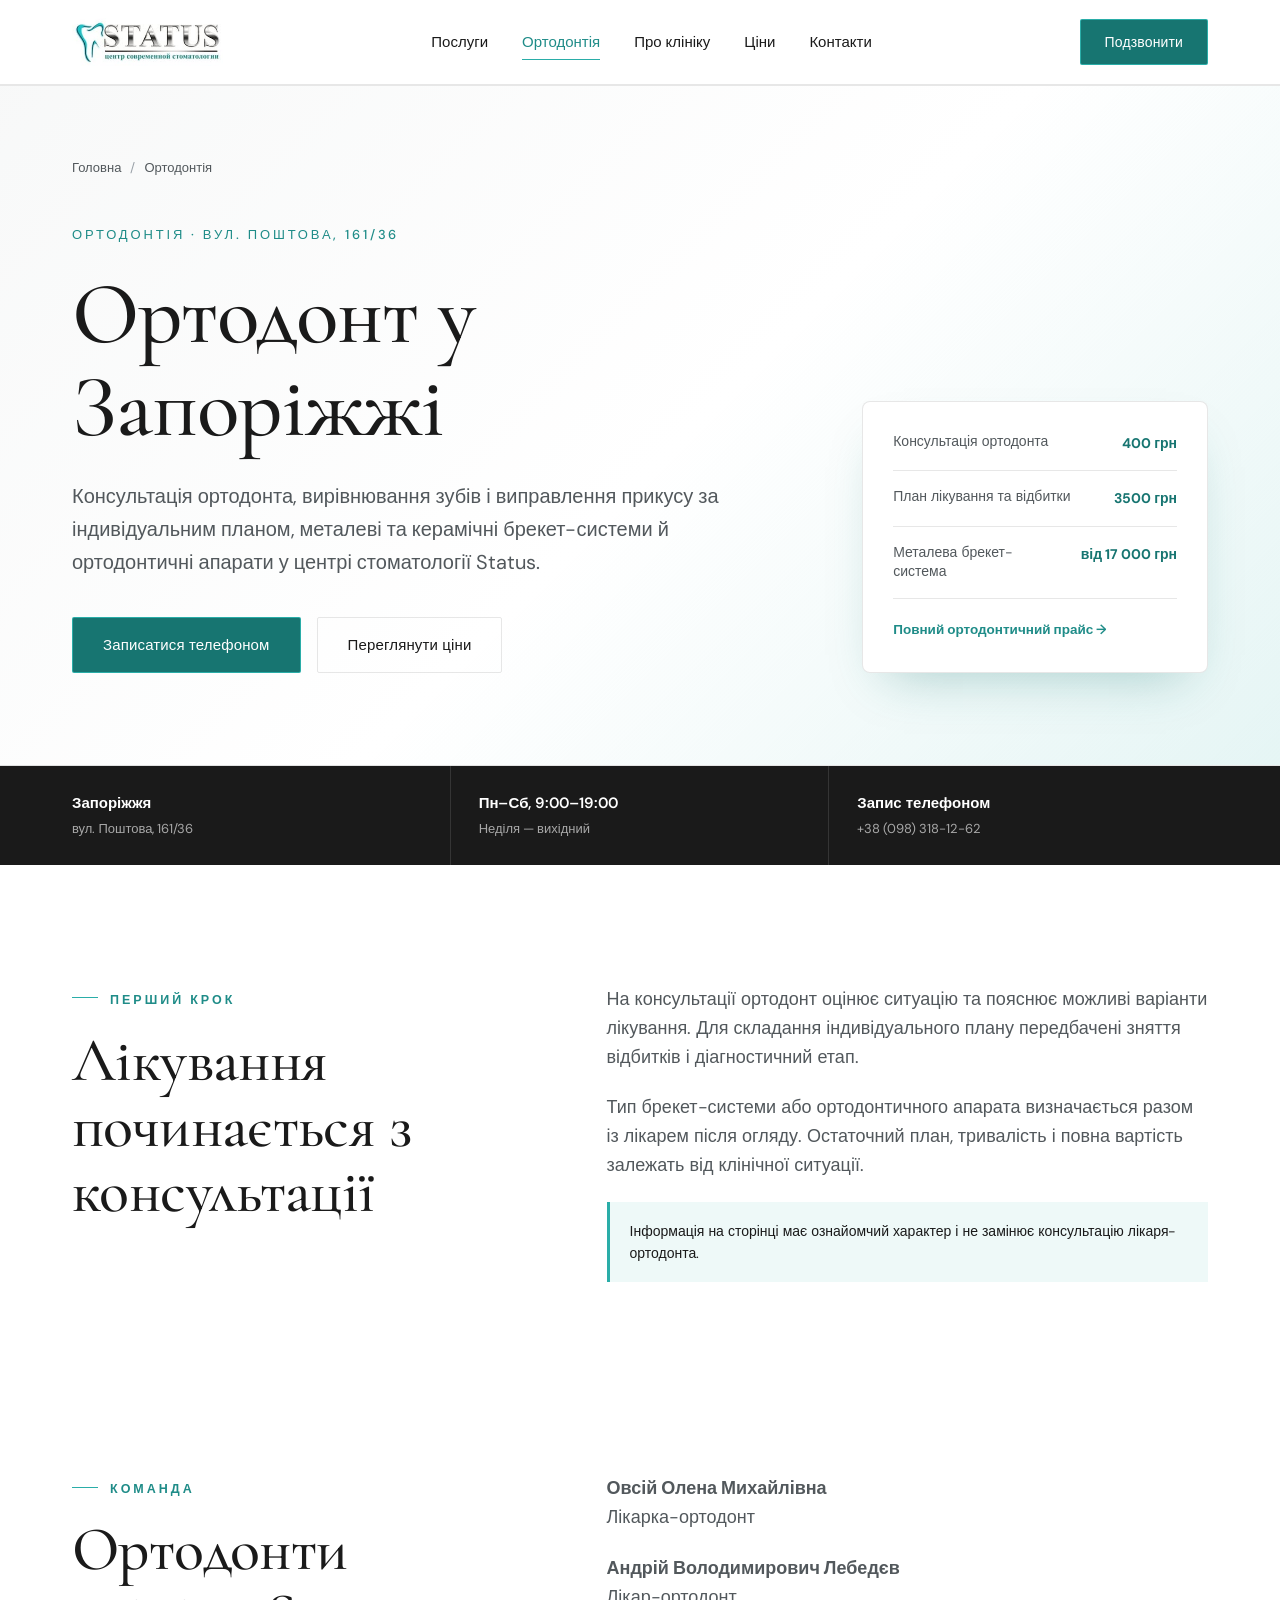
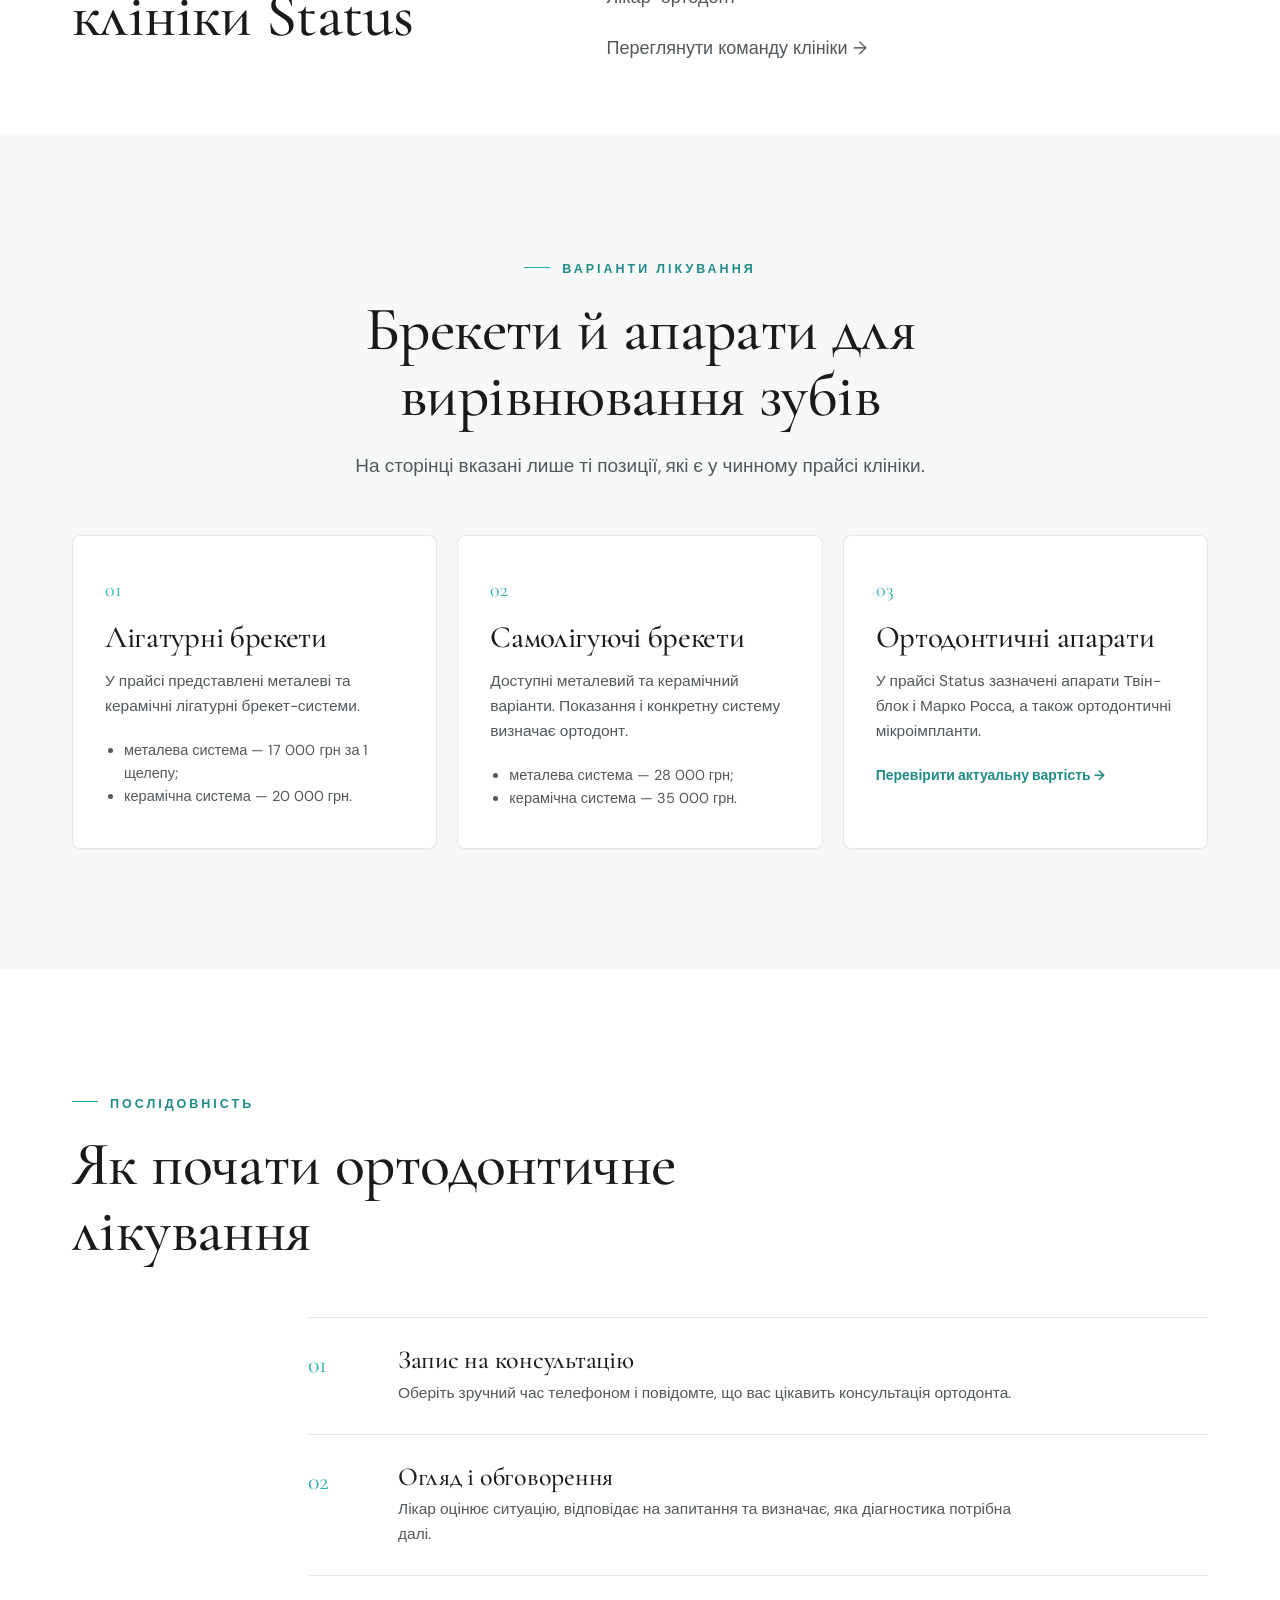
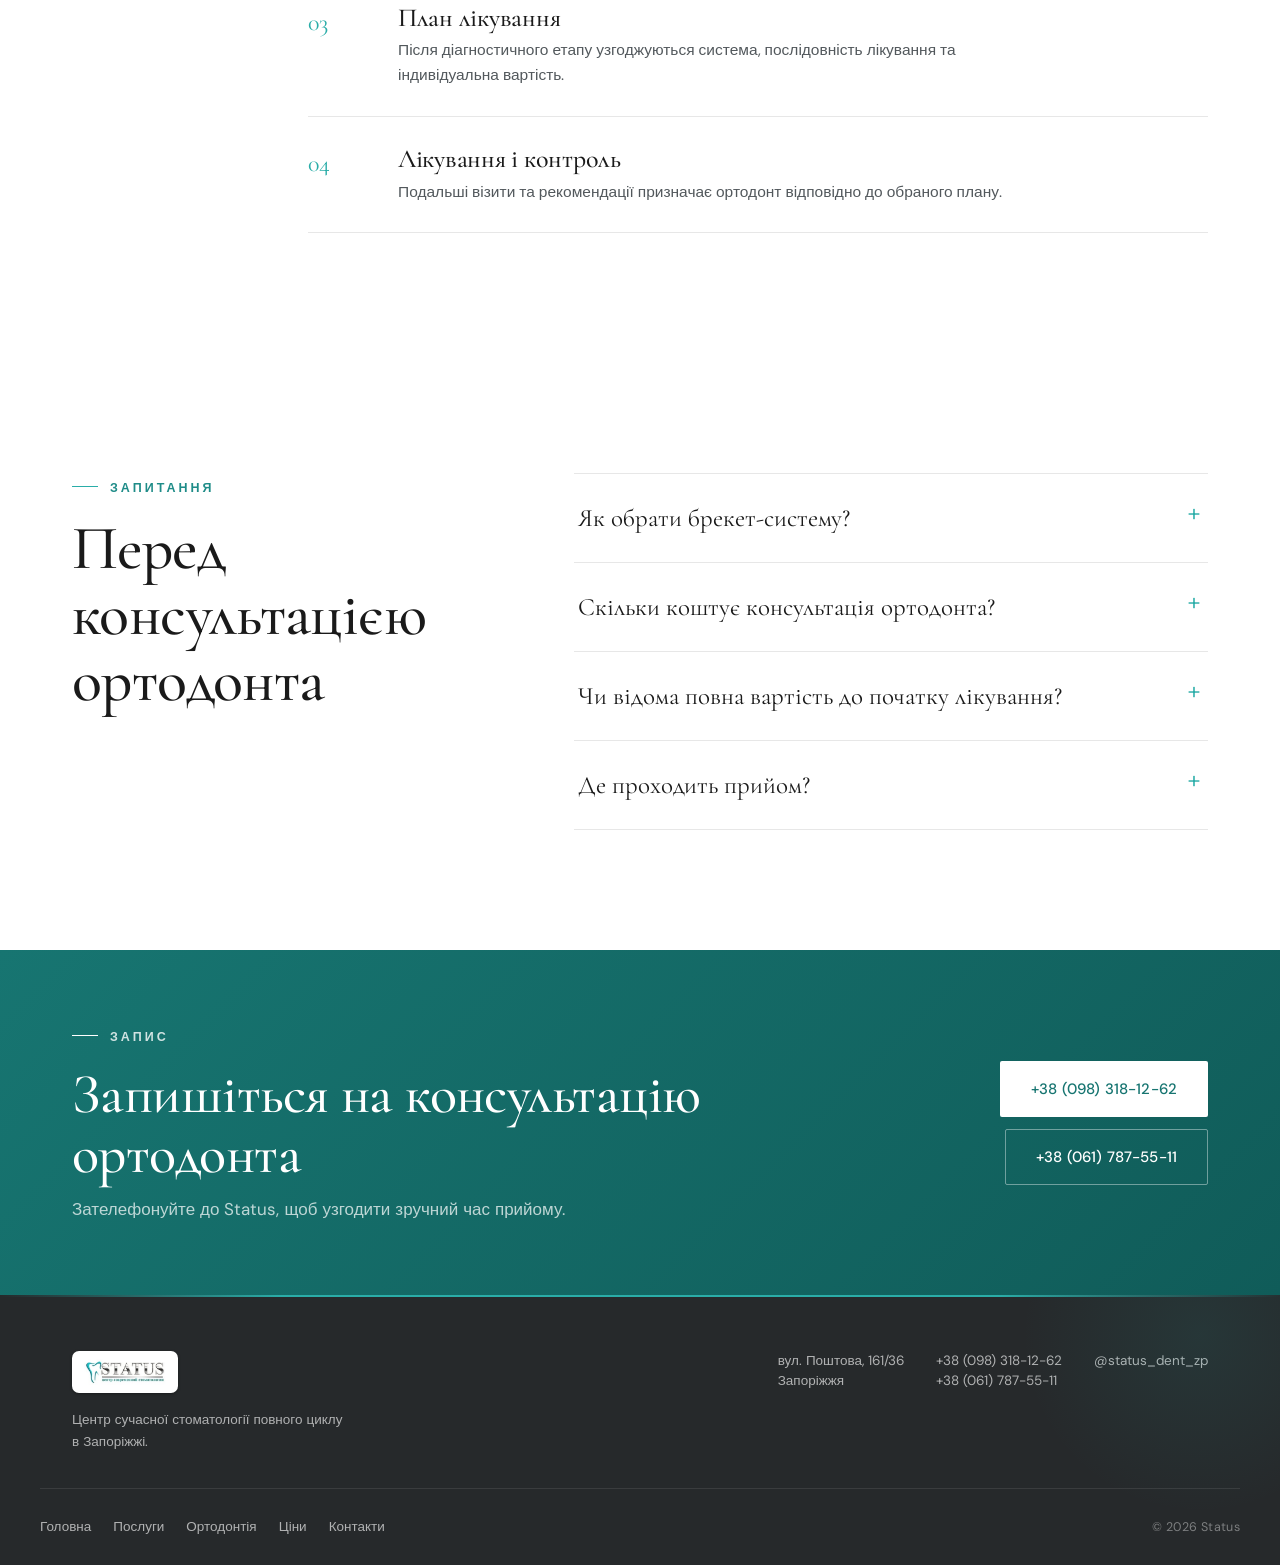
<file: ortodontiya.html>
<!DOCTYPE html>
<html lang="uk">
<head>
<meta charset="UTF-8">
<meta name="viewport" content="width=device-width, initial-scale=1.0">
<title>Ортодонт у Запоріжжі: брекети й вирівнювання зубів | Status</title>
<meta name="description" content="Ортодонт у клініці Status у Запоріжжі: консультація, вирівнювання зубів, брекети, виправлення прикусу, опубліковані ціни та запис телефоном.">
<meta name="robots" content="index,follow,max-image-preview:large,max-snippet:-1">
<link rel="canonical" href="https://status-dent.zp.ua/ortodontiya.html">
<meta name="theme-color" content="#177571">
<meta property="og:type" content="website">
<meta property="og:locale" content="uk_UA">
<meta property="og:site_name" content="Status">
<meta property="og:title" content="Ортодонт у Запоріжжі — Status">
<meta property="og:description" content="Консультація ортодонта, вирівнювання зубів, брекети та виправлення прикусу у Запоріжжі.">
<meta property="og:url" content="https://status-dent.zp.ua/ortodontiya.html">
<meta property="og:image" content="https://res.cloudinary.com/djntd8got/image/upload/c_fill,g_auto,f_auto,q_auto,w_1200,h_630/status/about/about-1.jpg">
<meta property="og:image:width" content="1200">
<meta property="og:image:height" content="630">
<meta property="og:image:alt" content="Кабінет стоматології Status у Запоріжжі">
<meta name="twitter:card" content="summary_large_image">
<link rel="preconnect" href="https://fonts.googleapis.com">
<link rel="preconnect" href="https://fonts.gstatic.com" crossorigin>
<link href="https://fonts.googleapis.com/css2?family=Cormorant+Garamond:ital,wght@0,300;0,400;0,500;0,600;1,400&family=DM+Sans:opsz,wght@9..40,300;9..40,400;9..40,500;9..40,700&display=swap" rel="stylesheet">
<link rel="icon" type="image/png" sizes="32x32" href="favicon-32.png">
<link rel="icon" type="image/png" sizes="16x16" href="favicon-16.png">
<link rel="apple-touch-icon" href="apple-touch-icon.png">
<link rel="stylesheet" href="status.css?v=12">
<script type="application/ld+json">
{
  "@context": "https://schema.org",
  "@type": "Service",
  "@id": "https://status-dent.zp.ua/ortodontiya.html#service",
  "name": "Ортодонтичне лікування у Запоріжжі",
  "url": "https://status-dent.zp.ua/ortodontiya.html",
  "serviceType": "Ортодонтія, вирівнювання зубів, виправлення прикусу та встановлення брекет-систем",
  "areaServed": {
    "@type": "City",
    "name": "Запоріжжя"
  },
  "provider": {
    "@type": "Dentist",
    "@id": "https://status-dent.zp.ua/#dentist",
    "name": "Status",
    "telephone": "+380983181262",
    "address": {
      "@type": "PostalAddress",
      "streetAddress": "вул. Поштова, 161/36",
      "addressLocality": "Запоріжжя",
      "addressRegion": "Запорізька область",
      "addressCountry": "UA"
    }
  }
}
</script>
<script type="application/ld+json">
{
  "@context": "https://schema.org",
  "@type": "BreadcrumbList",
  "itemListElement": [
    {
      "@type": "ListItem",
      "position": 1,
      "name": "Головна",
      "item": "https://status-dent.zp.ua/"
    },
    {
      "@type": "ListItem",
      "position": 2,
      "name": "Ортодонтія",
      "item": "https://status-dent.zp.ua/ortodontiya.html"
    }
  ]
}
</script>
</head>
<body>

<header class="nav" id="nav">
  <div class="wrap nav-inner">
    <a href="./" class="brand" aria-label="Status — головна сторінка">
      <img src="status-logo.png" alt="Status — центр сучасної стоматології" class="brand-logo" width="284" height="90">
    </a>
    <nav class="nav-links" aria-label="Головна навігація">
      <a href="./#services">Послуги</a>
      <a href="ortodontiya.html" aria-current="page">Ортодонтія</a>
      <a href="./#about">Про клініку</a>
      <a href="price.html">Ціни</a>
      <a href="./#contact-info">Контакти</a>
    </nav>
    <a href="tel:+380983181262" class="btn btn-fill nav-cta">Подзвонити</a>
    <button class="nav-burger" id="nav-burger" aria-label="Меню" aria-controls="nav-mobile" aria-expanded="false">
      <span></span><span></span><span></span>
    </button>
  </div>
  <div class="nav-mobile" id="nav-mobile" aria-hidden="true" inert>
    <a href="./#services">Послуги</a>
    <a href="ortodontiya.html" aria-current="page">Ортодонтія</a>
    <a href="./#about">Про клініку</a>
    <a href="price.html">Ціни</a>
    <a href="./#contact-info">Контакти</a>
    <a href="tel:+380983181262" class="btn btn-fill">Подзвонити до клініки</a>
  </div>
</header>

<main id="top">
  <section class="service-hero">
    <div class="wrap">
      <nav class="breadcrumbs" aria-label="Навігаційний ланцюжок">
        <a href="./">Головна</a><span aria-hidden="true">/</span><span aria-current="page">Ортодонтія</span>
      </nav>
      <div class="service-hero-grid">
        <div class="service-hero-copy">
          <p class="eyebrow">Ортодонтія · вул. Поштова, 161/36</p>
          <h1>Ортодонт у Запоріжжі</h1>
          <p class="service-intro">Консультація ортодонта, вирівнювання зубів і виправлення прикусу за індивідуальним планом, металеві та керамічні брекет-системи й ортодонтичні апарати у центрі стоматології Status.</p>
          <div class="hero-actions">
            <a href="tel:+380983181262" class="btn btn-fill">Записатися телефоном</a>
            <a href="price.html#ortodontiya" class="btn btn-ghost">Переглянути ціни</a>
          </div>
        </div>
        <aside class="service-summary" aria-label="Коротко про послугу">
          <div><span>Консультація ортодонта</span><strong>400 грн</strong></div>
          <div><span>План лікування та відбитки</span><strong>3500 грн</strong></div>
          <div><span>Металева брекет-система</span><strong>від 17 000 грн</strong></div>
          <a href="price.html#ortodontiya">Повний ортодонтичний прайс →</a>
        </aside>
      </div>
    </div>
  </section>

  <section class="service-trust" aria-label="Основна інформація">
    <div class="wrap service-trust-grid">
      <div><strong>Запоріжжя</strong><span>вул. Поштова, 161/36</span></div>
      <div><strong>Пн–Сб, 9:00–19:00</strong><span>Неділя — вихідний</span></div>
      <div><strong>Запис телефоном</strong><span>+38 (098) 318-12-62</span></div>
    </div>
  </section>

  <section class="section service-overview" id="consultation">
    <div class="wrap service-two-col">
      <div>
        <span class="sec-kicker">Перший крок</span>
        <h2 class="sec-title">Лікування починається з консультації</h2>
      </div>
      <div class="service-prose">
        <p>На консультації ортодонт оцінює ситуацію та пояснює можливі варіанти лікування. Для складання індивідуального плану передбачені зняття відбитків і діагностичний етап.</p>
        <p>Тип брекет-системи або ортодонтичного апарата визначається разом із лікарем після огляду. Остаточний план, тривалість і повна вартість залежать від клінічної ситуації.</p>
        <div class="medical-note">Інформація на сторінці має ознайомчий характер і не замінює консультацію лікаря-ортодонта.</div>
      </div>
    </div>
  </section>

  <section class="section service-overview ortho-team" aria-labelledby="orthodontists-title">
    <div class="wrap service-two-col">
      <div>
        <span class="sec-kicker">Команда</span>
        <h2 class="sec-title" id="orthodontists-title">Ортодонти клініки Status</h2>
      </div>
      <div class="service-prose">
        <p><strong>Овсій Олена Михайлівна</strong><br>Лікарка-ортодонт</p>
        <p><strong>Андрій Володимирович Лебедєв</strong><br>Лікар-ортодонт</p>
        <a href="./#team">Переглянути команду клініки →</a>
      </div>
    </div>
  </section>

  <section class="section treatment-options" id="options">
    <div class="wrap">
      <div class="sec-head center">
        <span class="sec-kicker">Варіанти лікування</span>
        <h2 class="sec-title">Брекети й апарати для вирівнювання зубів</h2>
        <p class="sec-lede">На сторінці вказані лише ті позиції, які є у чинному прайсі клініки.</p>
      </div>
      <div class="treatment-grid">
        <article class="treatment-card">
          <span class="treatment-num">01</span>
          <h3>Лігатурні брекети</h3>
          <p>У прайсі представлені металеві та керамічні лігатурні брекет-системи.</p>
          <ul>
            <li>металева система — 17 000 грн за 1 щелепу;</li>
            <li>керамічна система — 20 000 грн.</li>
          </ul>
        </article>
        <article class="treatment-card">
          <span class="treatment-num">02</span>
          <h3>Самолігуючі брекети</h3>
          <p>Доступні металевий та керамічний варіанти. Показання і конкретну систему визначає ортодонт.</p>
          <ul>
            <li>металева система — 28 000 грн;</li>
            <li>керамічна система — 35 000 грн.</li>
          </ul>
        </article>
        <article class="treatment-card">
          <span class="treatment-num">03</span>
          <h3>Ортодонтичні апарати</h3>
          <p>У прайсі Status зазначені апарати Твін-блок і Марко Росса, а також ортодонтичні мікроімпланти.</p>
          <a href="price.html#ortodontiya">Перевірити актуальну вартість →</a>
        </article>
      </div>
    </div>
  </section>

  <section class="section treatment-steps" id="steps">
    <div class="wrap">
      <div class="sec-head">
        <span class="sec-kicker">Послідовність</span>
        <h2 class="sec-title">Як почати ортодонтичне лікування</h2>
      </div>
      <ol class="steps-list">
        <li><span>01</span><div><h3>Запис на консультацію</h3><p>Оберіть зручний час телефоном і повідомте, що вас цікавить консультація ортодонта.</p></div></li>
        <li><span>02</span><div><h3>Огляд і обговорення</h3><p>Лікар оцінює ситуацію, відповідає на запитання та визначає, яка діагностика потрібна далі.</p></div></li>
        <li><span>03</span><div><h3>План лікування</h3><p>Після діагностичного етапу узгоджуються система, послідовність лікування та індивідуальна вартість.</p></div></li>
        <li><span>04</span><div><h3>Лікування і контроль</h3><p>Подальші візити та рекомендації призначає ортодонт відповідно до обраного плану.</p></div></li>
      </ol>
    </div>
  </section>

  <section class="section faq-section" id="faq">
    <div class="wrap faq-layout">
      <div>
        <span class="sec-kicker">Запитання</span>
        <h2 class="sec-title">Перед консультацією ортодонта</h2>
      </div>
      <div class="faq-list">
        <details>
          <summary>Як обрати брекет-систему?</summary>
          <p>Металеву, керамічну, лігатурну або самолігуючу систему варто обирати після огляду й діагностики. Ортодонт пояснить, які варіанти підходять саме для вашого плану лікування.</p>
        </details>
        <details>
          <summary>Скільки коштує консультація ортодонта?</summary>
          <p>У чинному прайсі Status консультація лікаря-ортодонта коштує 400 грн. Зняття відбитків і складання плану лікування — 3500 грн.</p>
        </details>
        <details>
          <summary>Чи відома повна вартість до початку лікування?</summary>
          <p>Точна вартість залежить від діагностики, обраної системи й індивідуального плану. Актуальні ціни на основні позиції відкрито опубліковані у прайсі.</p>
        </details>
        <details>
          <summary>Де проходить прийом?</summary>
          <p>Центр Status знаходиться у Запоріжжі за адресою: вул. Поштова, 161/36. Графік: понеділок–субота, 9:00–19:00; неділя — вихідний.</p>
        </details>
      </div>
    </div>
  </section>

  <section class="service-cta">
    <div class="wrap service-cta-inner">
      <div>
        <span class="sec-kicker light">Запис</span>
        <h2>Запишіться на консультацію ортодонта</h2>
        <p>Зателефонуйте до Status, щоб узгодити зручний час прийому.</p>
      </div>
      <div class="service-cta-actions">
        <a href="tel:+380983181262" class="btn btn-fill">+38 (098) 318-12-62</a>
        <a href="tel:+380617875511" class="btn btn-ghost">+38 (061) 787-55-11</a>
      </div>
    </div>
  </section>
</main>

<footer class="footer">
  <div class="wrap footer-top">
    <div class="footer-brand-col">
      <a href="./" class="brand brand-foot" aria-label="Status — головна сторінка">
        <span class="brand-logo-chip"><img src="status-logo.png" alt="Status — центр сучасної стоматології" width="284" height="90"></span>
      </a>
      <p class="footer-tagline">Центр сучасної стоматології повного циклу в Запоріжжі.</p>
    </div>
    <div class="footer-contact">
      <div class="footer-contact-item"><span>вул. Поштова, 161/36<br>Запоріжжя</span></div>
      <div class="footer-contact-item"><span><a href="tel:+380983181262">+38 (098) 318-12-62</a><br><a href="tel:+380617875511">+38 (061) 787-55-11</a></span></div>
      <div class="footer-contact-item"><span><a href="https://instagram.com/status_dent_zp" target="_blank" rel="noopener">@status_dent_zp</a></span></div>
    </div>
  </div>
  <div class="wrap footer-mini">
    <nav class="footer-links" aria-label="Footer">
      <a href="./">Головна</a>
      <a href="./#services">Послуги</a>
      <a href="ortodontiya.html">Ортодонтія</a>
      <a href="price.html">Ціни</a>
      <a href="./#contact-info">Контакти</a>
    </nav>
    <span class="footer-copy">© 2026 Status</span>
  </div>
</footer>

<a class="mobile-call-bar" href="tel:+380983181262" aria-label="Подзвонити до Status за номером +38 098 318 12 62">Подзвонити до Status</a>

<script type="module" src="conversion-tracking.js?v=1"></script>
<script src="status.js?v=10"></script>
</body>
</html>
</file>
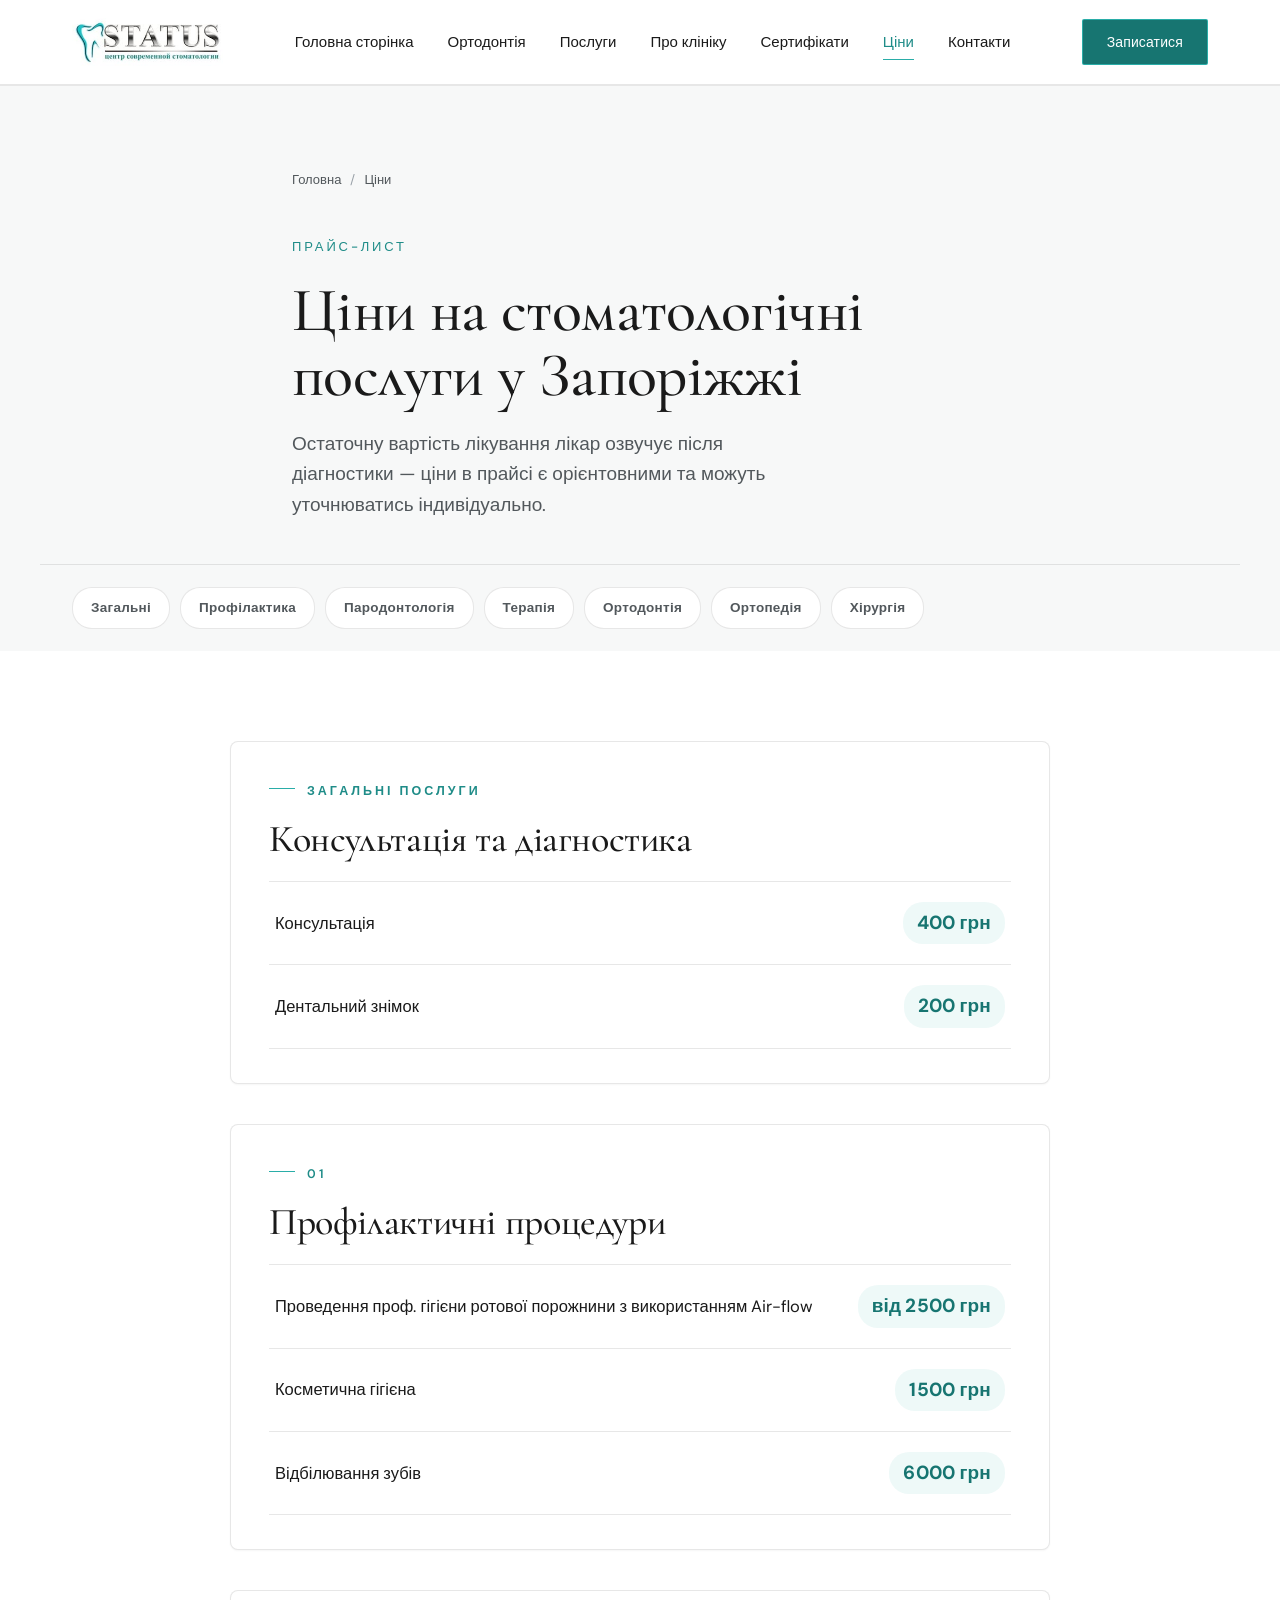
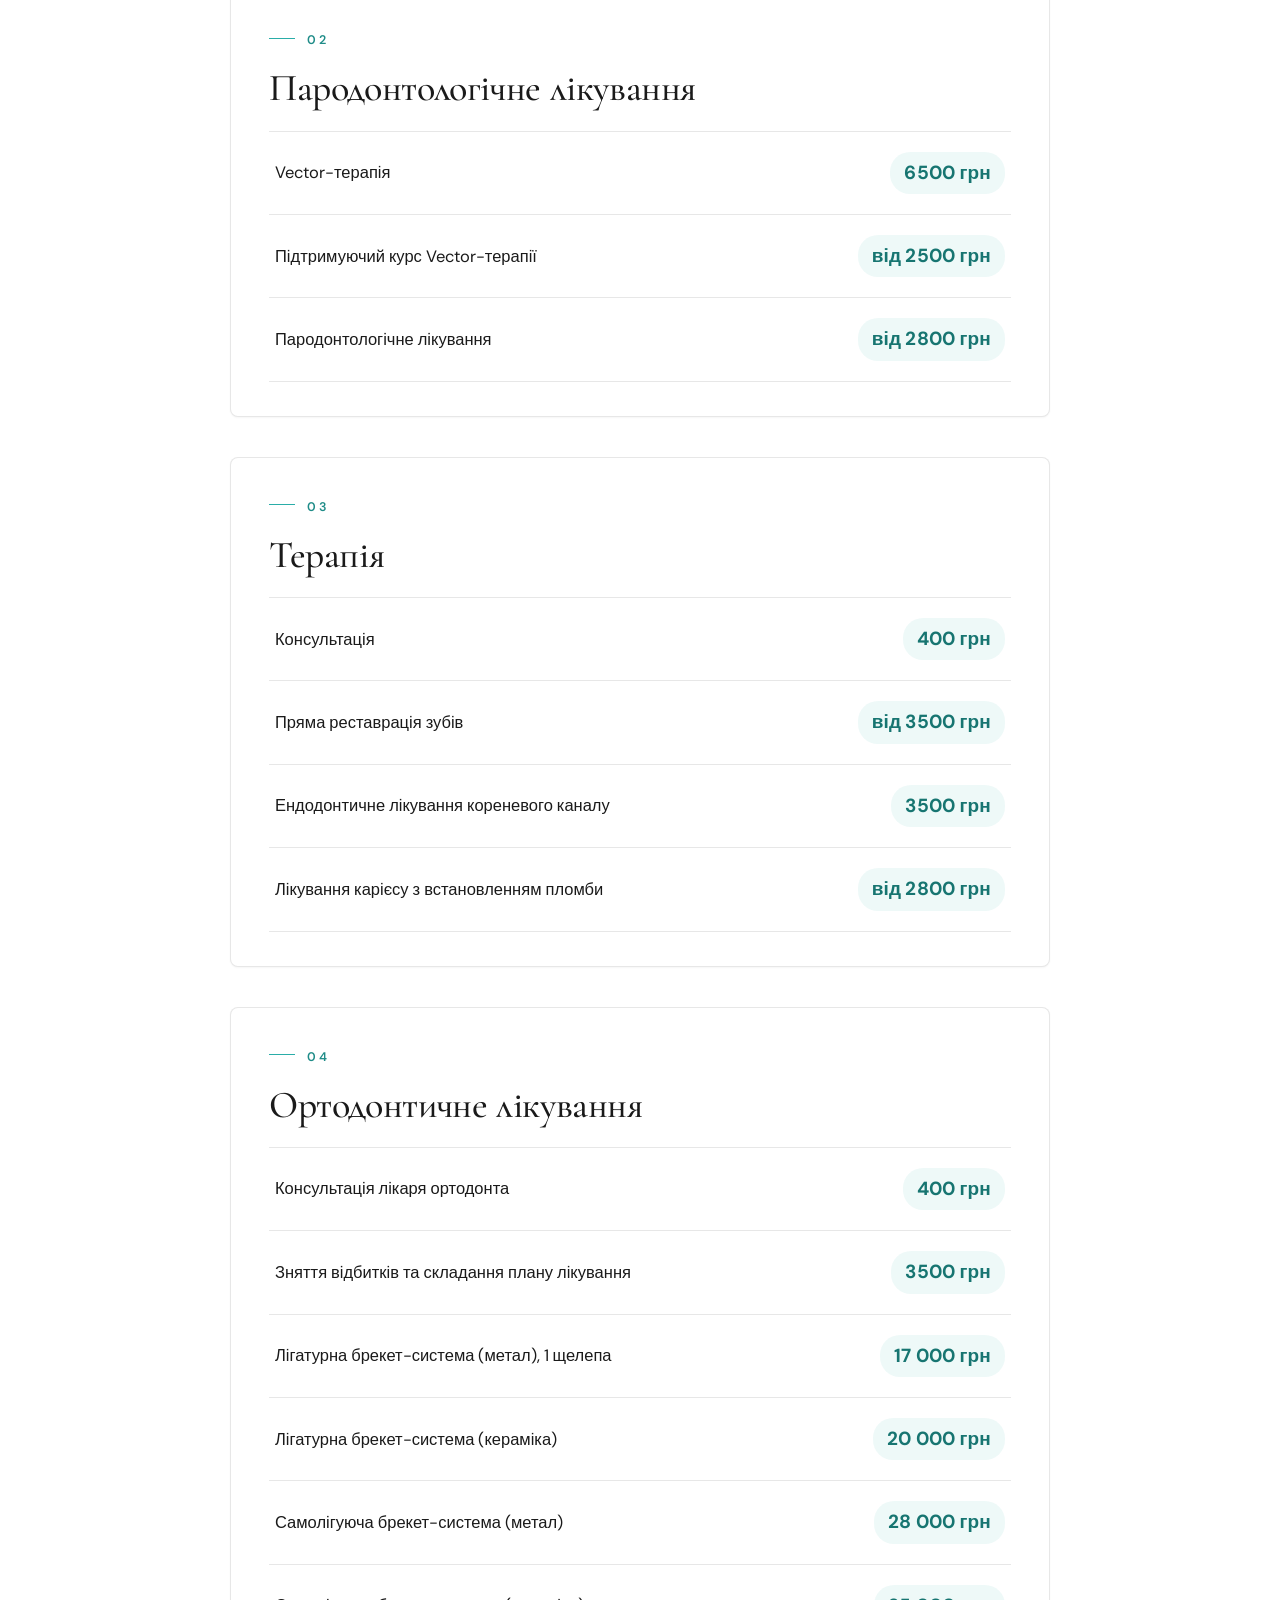
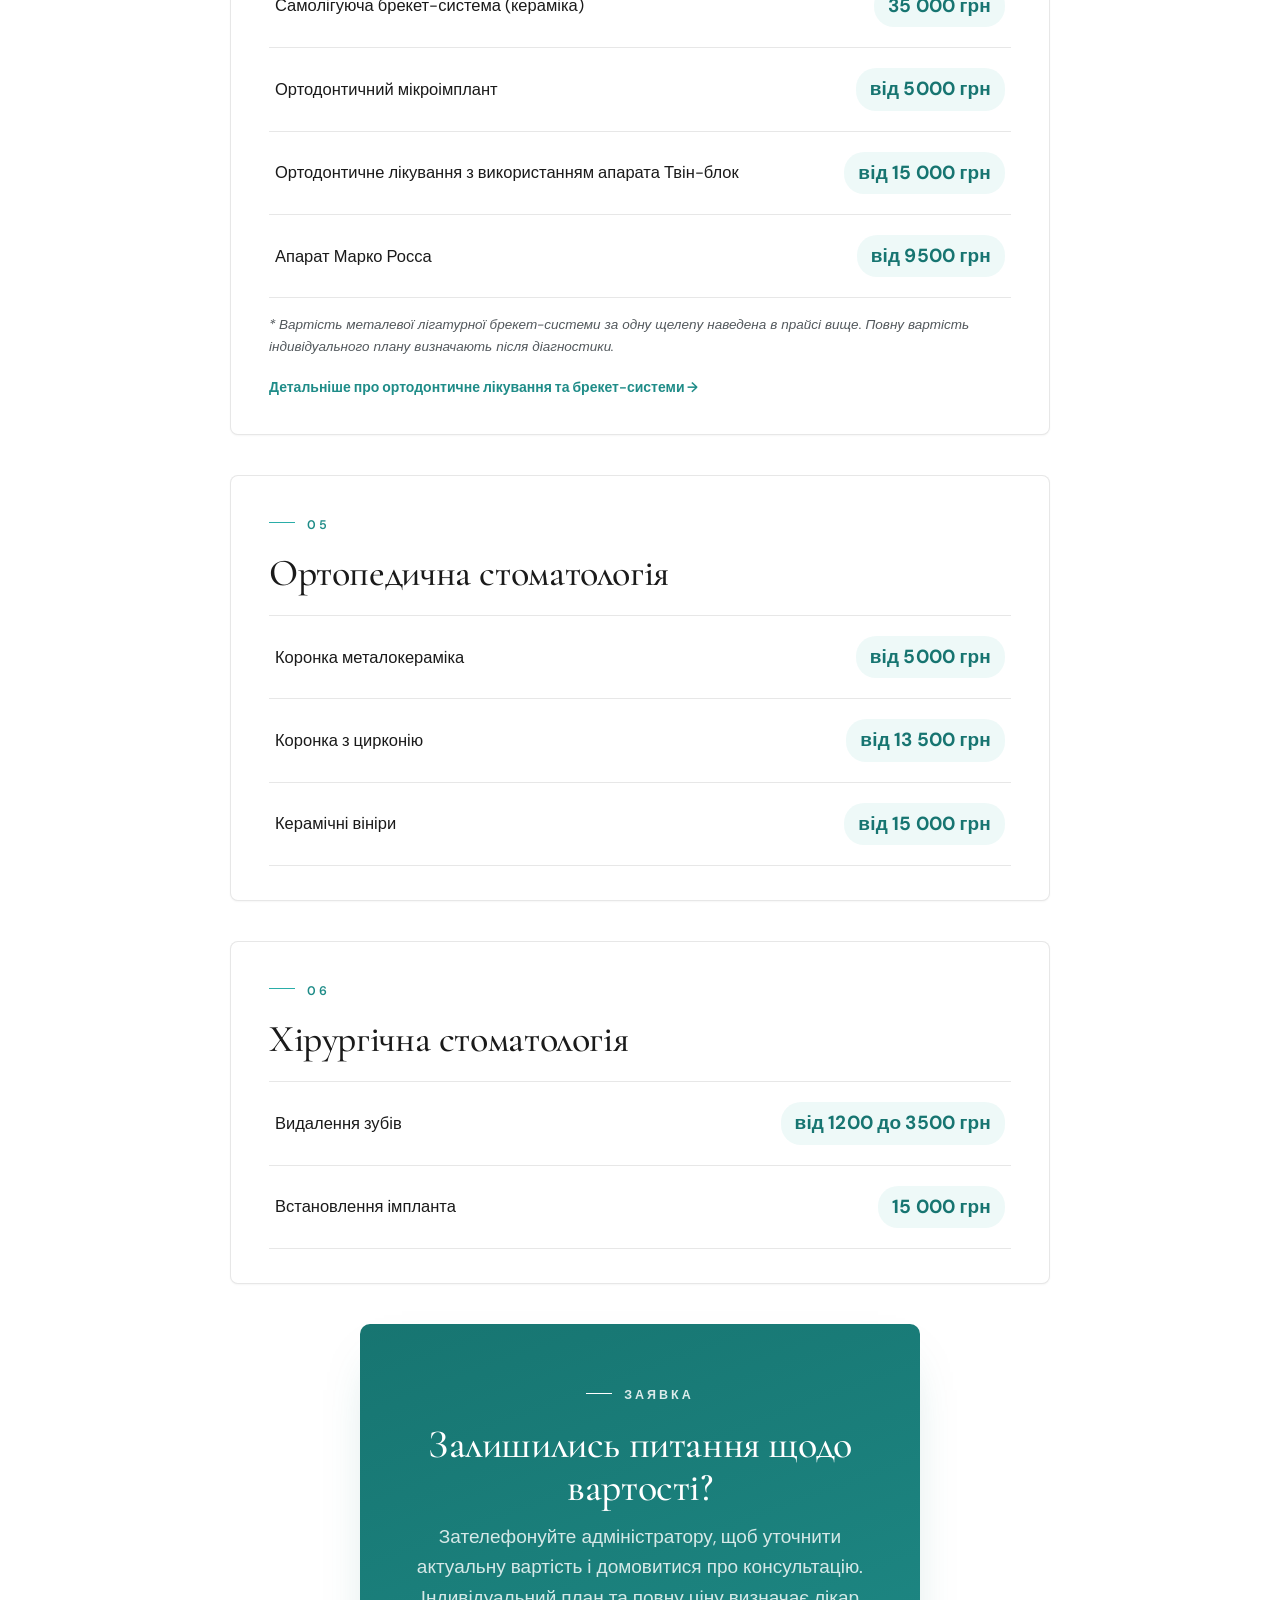
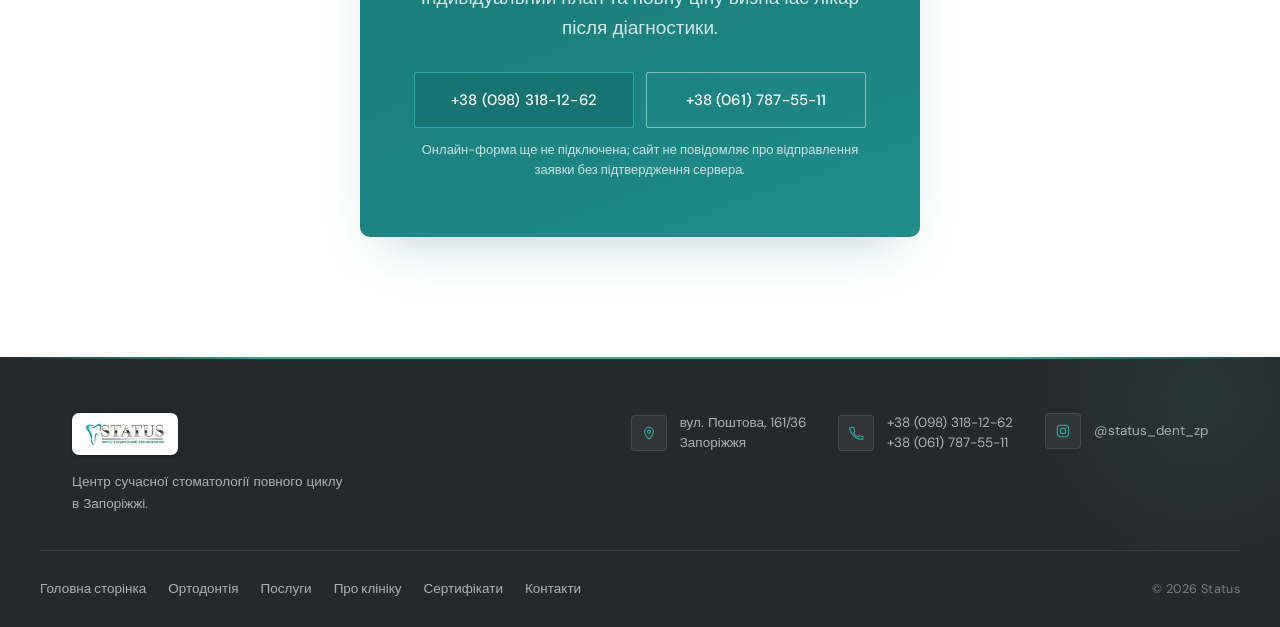
<file: price.html>
<!DOCTYPE html>
<html lang="uk">
<head>
<meta charset="UTF-8">
<meta name="viewport" content="width=device-width, initial-scale=1.0">
<title>Ціни стоматології у Запоріжжі — прайс Status</title>
<meta name="description" content="Повний прайс-лист центру сучасної стоматології Status у Запоріжжі: профілактика, терапія, ортодонтія, ортопедія, хірургія.">
<meta name="robots" content="index,follow,max-image-preview:large,max-snippet:-1">
<link rel="canonical" href="https://status-dent.zp.ua/price.html">
<meta name="theme-color" content="#177571">
<meta property="og:type" content="website">
<meta property="og:locale" content="uk_UA">
<meta property="og:site_name" content="Status">
<meta property="og:title" content="Ціни на стоматологічні послуги — Status, Запоріжжя">
<meta property="og:description" content="Актуальний прайс Status: консультації, профілактика, терапія, ортодонтія, протезування та хірургія.">
<meta property="og:url" content="https://status-dent.zp.ua/price.html">
<meta property="og:image" content="https://res.cloudinary.com/djntd8got/image/upload/c_fill,g_auto,f_auto,q_auto,w_1200,h_630/status/about/about-1.jpg">
<meta property="og:image:width" content="1200">
<meta property="og:image:height" content="630">
<meta property="og:image:alt" content="Кабінет стоматології Status у Запоріжжі">
<meta name="twitter:card" content="summary_large_image">
<link rel="preconnect" href="https://fonts.googleapis.com">
<link rel="preconnect" href="https://fonts.gstatic.com" crossorigin>
<link href="https://fonts.googleapis.com/css2?family=Cormorant+Garamond:ital,wght@0,300;0,400;0,500;0,600;1,400&family=DM+Sans:opsz,wght@9..40,300;9..40,400;9..40,500;9..40,700&display=swap" rel="stylesheet">
<link rel="icon" type="image/png" sizes="32x32" href="favicon-32.png">
<link rel="icon" type="image/png" sizes="16x16" href="favicon-16.png">
<link rel="apple-touch-icon" href="apple-touch-icon.png">
<link rel="stylesheet" href="status.css?v=12">
<script type="application/ld+json">
{
  "@context": "https://schema.org",
  "@type": "BreadcrumbList",
  "itemListElement": [
    {
      "@type": "ListItem",
      "position": 1,
      "name": "Головна",
      "item": "https://status-dent.zp.ua/"
    },
    {
      "@type": "ListItem",
      "position": 2,
      "name": "Ціни",
      "item": "https://status-dent.zp.ua/price.html"
    }
  ]
}
</script>
</head>
<body>

<!-- ================= NAV ================= -->
<header class="nav" id="nav">
  <div class="wrap nav-inner">
    <a href="./" class="brand" aria-label="Status — центр сучасної стоматології">
      <img src="status-logo.png" alt="Status — центр сучасної стоматології" class="brand-logo" width="284" height="90">
    </a>
    <nav class="nav-links" aria-label="Головна навігація">
      <a href="./">Головна сторінка</a>
      <a href="ortodontiya.html">Ортодонтія</a>
      <a href="./#services">Послуги</a>
      <a href="./#about">Про клініку</a>
      <a href="./#certificates">Сертифікати</a>
      <a href="price.html" aria-current="page">Ціни</a>
      <a href="./#contact-info">Контакти</a>
    </nav>
    <a href="./#contact" class="btn btn-fill nav-cta">Записатися</a>
    <button class="nav-burger" id="nav-burger" aria-label="Меню" aria-controls="nav-mobile" aria-expanded="false">
      <span></span><span></span><span></span>
    </button>
  </div>
  <div class="nav-mobile" id="nav-mobile" aria-hidden="true" inert>
    <a href="./">Головна сторінка</a>
    <a href="ortodontiya.html">Ортодонтія</a>
    <a href="./#services">Послуги</a>
    <a href="./#about">Про клініку</a>
    <a href="./#certificates">Сертифікати</a>
    <a href="price.html" aria-current="page">Ціни</a>
    <a href="./#contact-info">Контакти</a>
    <a href="./#contact" class="btn btn-fill">Записатися на прийом</a>
  </div>
</header>

<main id="top">

<!-- ================= PRICE HERO ================= -->
<section class="price-hero">
  <div class="wrap">
    <nav class="breadcrumbs" aria-label="Навігаційний ланцюжок">
      <a href="./">Головна</a><span aria-hidden="true">/</span><span aria-current="page">Ціни</span>
    </nav>
    <p class="eyebrow reveal-up" style="--d:0ms">Прайс-лист</p>
    <h1 class="sec-title reveal-up" style="--d:90ms">Ціни на стоматологічні послуги у Запоріжжі</h1>
    <p class="sec-lede reveal-up" style="--d:180ms">Остаточну вартість лікування лікар озвучує після діагностики —
      ціни в прайсі є орієнтовними та можуть уточнюватись індивідуально.</p>
  </div>
  <nav class="price-quick reveal-up" style="--d:260ms" aria-label="Швидкий перехід по категоріях">
    <a href="#zagalni">Загальні</a>
    <a href="#profilaktyka">Профілактика</a>
    <a href="#parodontologiya">Пародонтологія</a>
    <a href="#terapiya">Терапія</a>
    <a href="#ortodontiya">Ортодонтія</a>
    <a href="#ortopediya">Ортопедія</a>
    <a href="#hirurgiya">Хірургія</a>
  </nav>
</section>

<!-- ================= PRICE LISTS ================= -->
<section class="section price-content">
  <div class="wrap">

    <div class="price-block reveal-up" id="zagalni">
      <div class="price-block-head">
        <span class="sec-kicker">Загальні послуги</span>
        <h2 class="price-block-title">Консультація та діагностика</h2>
      </div>
      <ul class="price-list">
        <li class="price-row"><span class="price-name">Консультація</span><span class="price-cost">400 грн</span></li>
        <li class="price-row"><span class="price-name">Дентальний знімок</span><span class="price-cost">200 грн</span></li>
      </ul>
    </div>

    <div class="price-block reveal-up" id="profilaktyka">
      <div class="price-block-head">
        <span class="sec-kicker">01</span>
        <h2 class="price-block-title">Профілактичні процедури</h2>
      </div>
      <ul class="price-list">
        <li class="price-row"><span class="price-name">Проведення проф. гігієни ротової порожнини з використанням Air-flow</span><span class="price-cost">від 2500 грн</span></li>
        <li class="price-row"><span class="price-name">Косметична гігієна</span><span class="price-cost">1500 грн</span></li>
        <li class="price-row"><span class="price-name">Відбілювання зубів</span><span class="price-cost">6000 грн</span></li>
      </ul>
    </div>

    <div class="price-block reveal-up" id="parodontologiya">
      <div class="price-block-head">
        <span class="sec-kicker">02</span>
        <h2 class="price-block-title">Пародонтологічне лікування</h2>
      </div>
      <ul class="price-list">
        <li class="price-row"><span class="price-name">Vector-терапія</span><span class="price-cost">6500 грн</span></li>
        <li class="price-row"><span class="price-name">Підтримуючий курс Vector-терапії</span><span class="price-cost">від 2500 грн</span></li>
        <li class="price-row"><span class="price-name">Пародонтологічне лікування</span><span class="price-cost">від 2800 грн</span></li>
      </ul>
    </div>

    <div class="price-block reveal-up" id="terapiya">
      <div class="price-block-head">
        <span class="sec-kicker">03</span>
        <h2 class="price-block-title">Терапія</h2>
      </div>
      <ul class="price-list">
        <li class="price-row"><span class="price-name">Консультація</span><span class="price-cost">400 грн</span></li>
        <li class="price-row"><span class="price-name">Пряма реставрація зубів</span><span class="price-cost">від 3500 грн</span></li>
        <li class="price-row"><span class="price-name">Ендодонтичне лікування кореневого каналу</span><span class="price-cost">3500 грн</span></li>
        <li class="price-row"><span class="price-name">Лікування карієсу з встановленням пломби</span><span class="price-cost">від 2800 грн</span></li>
      </ul>
    </div>

    <div class="price-block reveal-up" id="ortodontiya">
      <div class="price-block-head">
        <span class="sec-kicker">04</span>
        <h2 class="price-block-title">Ортодонтичне лікування</h2>
      </div>
      <ul class="price-list">
        <li class="price-row"><span class="price-name">Консультація лікаря ортодонта</span><span class="price-cost">400 грн</span></li>
        <li class="price-row"><span class="price-name">Зняття відбитків та складання плану лікування</span><span class="price-cost">3500 грн</span></li>
        <li class="price-row"><span class="price-name">Лігатурна брекет-система (метал), 1 щелепа</span><span class="price-cost">17 000 грн</span></li>
        <li class="price-row"><span class="price-name">Лігатурна брекет-система (кераміка)</span><span class="price-cost">20 000 грн</span></li>
        <li class="price-row"><span class="price-name">Самолігуюча брекет-система (метал)</span><span class="price-cost">28 000 грн</span></li>
        <li class="price-row"><span class="price-name">Самолігуюча брекет-система (кераміка)</span><span class="price-cost">35 000 грн</span></li>
        <li class="price-row"><span class="price-name">Ортодонтичний мікроімплант</span><span class="price-cost">від 5000 грн</span></li>
        <li class="price-row"><span class="price-name">Ортодонтичне лікування з використанням апарата Твін-блок</span><span class="price-cost">від 15 000 грн</span></li>
        <li class="price-row"><span class="price-name">Апарат Марко Росса</span><span class="price-cost">від 9500 грн</span></li>
      </ul>
      <p class="price-note">* Вартість металевої лігатурної брекет-системи за одну щелепу наведена в прайсі вище. Повну вартість індивідуального плану визначають після діагностики.</p>
      <a class="price-service-link" href="ortodontiya.html">Детальніше про ортодонтичне лікування та брекет-системи →</a>
    </div>

    <div class="price-block reveal-up" id="ortopediya">
      <div class="price-block-head">
        <span class="sec-kicker">05</span>
        <h2 class="price-block-title">Ортопедична стоматологія</h2>
      </div>
      <ul class="price-list">
        <li class="price-row"><span class="price-name">Коронка металокераміка</span><span class="price-cost">від 5000 грн</span></li>
        <li class="price-row"><span class="price-name">Коронка з цирконію</span><span class="price-cost">від 13 500 грн</span></li>
        <li class="price-row"><span class="price-name">Керамічні вініри</span><span class="price-cost">від 15 000 грн</span></li>
      </ul>
    </div>

    <div class="price-block reveal-up" id="hirurgiya">
      <div class="price-block-head">
        <span class="sec-kicker">06</span>
        <h2 class="price-block-title">Хірургічна стоматологія</h2>
      </div>
      <ul class="price-list">
        <li class="price-row"><span class="price-name">Видалення зубів</span><span class="price-cost">від 1200 до 3500 грн</span></li>
        <li class="price-row"><span class="price-name">Встановлення імпланта</span><span class="price-cost">15 000 грн</span></li>
      </ul>
    </div>

    <div class="price-cta reveal-up">
      <span class="sec-kicker">Заявка</span>
      <h2 class="sec-title">Залишились питання щодо вартості?</h2>
      <p class="sec-lede">Зателефонуйте адміністратору, щоб уточнити актуальну вартість і домовитися про консультацію. Індивідуальний план та повну ціну визначає лікар після діагностики.</p>
      <div class="booking-callout price-booking-callout" aria-label="Телефони для запису">
        <div class="booking-phone-actions">
          <a href="tel:+380983181262" class="btn btn-fill">+38 (098) 318-12-62</a>
          <a href="tel:+380617875511" class="btn btn-ghost">+38 (061) 787-55-11</a>
        </div>
        <p class="booking-note">Онлайн-форма ще не підключена; сайт не повідомляє про відправлення заявки без підтвердження сервера.</p>
      </div>
    </div>

  </div>
</section>

<button class="to-top" id="to-top" aria-label="Повернутися наверх">
  <svg viewBox="0 0 24 24" aria-hidden="true"><path d="M12 19V5M6 11l6-6 6 6" fill="none" stroke="currentColor" stroke-width="2" stroke-linecap="round" stroke-linejoin="round"/></svg>
</button>

</main>

<!-- ================= FOOTER ================= -->
<footer class="footer">
  <div class="wrap footer-top">
    <div class="footer-brand-col">
      <a href="./" class="brand brand-foot" aria-label="Status">
        <span class="brand-logo-chip"><img src="status-logo.png" alt="Status — центр сучасної стоматології" width="284" height="90"></span>
      </a>
      <p class="footer-tagline">Центр сучасної стоматології повного циклу в Запоріжжі.</p>
    </div>
    <div class="footer-contact">
      <div class="footer-contact-item">
        <span class="footer-ico"><svg viewBox="0 0 24 24" aria-hidden="true" fill="none" stroke="currentColor" stroke-width="1.6" stroke-linecap="round" stroke-linejoin="round"><path d="M12 21s-6.5-5.7-6.5-11A6.5 6.5 0 0 1 12 3.5 6.5 6.5 0 0 1 18.5 10c0 5.3-6.5 11-6.5 11z"/><circle cx="12" cy="10" r="2.3"/></svg></span>
        <span>вул. Поштова, 161/36<br>Запоріжжя</span>
      </div>
      <div class="footer-contact-item">
        <span class="footer-ico"><svg viewBox="0 0 24 24" aria-hidden="true" fill="none" stroke="currentColor" stroke-width="1.6" stroke-linecap="round" stroke-linejoin="round"><path d="M4.5 4.5c0-.6.5-1 1-1H8c.5 0 1 .4 1 1 0 1.5.3 2.9.9 4.2.2.4.1.9-.2 1.2L8.3 11.3c1.2 2.7 3.7 5.2 6.4 6.4l1.4-1.4c.3-.3.8-.4 1.2-.2 1.3.6 2.7.9 4.2.9.5 0 1 .5 1 1v2.5c0 .5-.5 1-1 1C11.5 21.5 2.5 12.5 2.5 3.5c0 0 0 0 0 0"/></svg></span>
        <span><a href="tel:+380983181262">+38 (098) 318-12-62</a><br><a href="tel:+380617875511">+38 (061) 787-55-11</a></span>
      </div>
      <div class="footer-contact-item">
        <span class="footer-ico"><svg viewBox="0 0 24 24" aria-hidden="true" fill="none" stroke="currentColor" stroke-width="1.6" stroke-linecap="round" stroke-linejoin="round"><rect x="3.5" y="3.5" width="17" height="17" rx="5"/><circle cx="12" cy="12" r="4"/><circle cx="17" cy="7" r="1" fill="currentColor" stroke="none"/></svg></span>
        <span><a href="https://instagram.com/status_dent_zp" target="_blank" rel="noopener">@status_dent_zp</a></span>
      </div>
    </div>
  </div>
  <div class="wrap footer-mini">
    <nav class="footer-links" aria-label="Footer">
      <a href="./">Головна сторінка</a>
      <a href="ortodontiya.html">Ортодонтія</a>
      <a href="./#services">Послуги</a>
      <a href="./#about">Про клініку</a>
      <a href="./#certificates">Сертифікати</a>
      <a href="./#contact-info">Контакти</a>
    </nav>
    <span class="footer-copy">© 2026 Status</span>
  </div>
</footer>

<a class="mobile-call-bar" href="tel:+380983181262" aria-label="Подзвонити до Status за номером +38 098 318 12 62">Подзвонити до Status</a>

<script type="module" src="conversion-tracking.js?v=1"></script>
<script src="status.js?v=10"></script>
<script src="price-loader.js?v=1"></script>
</body>
</html>
</file>
<file: status.css>
/* ===================== TOKENS ===================== */
:root{
  --teal:#2AADA8;
  --teal-dark:#1f8c88;
  --teal-deep:#177571;
  --silver:#C4C9CE;
  --silver-dark:#9aa1a8;
  --white:#FFFFFF;
  --grey:#F7F8F8;
  --grey-2:#eef1f1;
  --charcoal:#1A1A1A;
  --ink-soft:#52585c;
  --line:rgba(26,26,26,.10);
  --teal-tint:rgba(42,173,168,.08);
  --shadow-card:0 1px 2px rgba(26,26,26,.04);
  --shadow-lift:0 24px 50px -24px rgba(23,117,113,.35);
  --ease:cubic-bezier(.4,.0,.2,1);
  --wrap:1200px;
  --footer-bg:#26292b;
  --footer-line:rgba(255,255,255,.09);
  --footer-text:rgba(255,255,255,.64);
  --footer-text-soft:rgba(255,255,255,.4);
}

*{box-sizing:border-box;margin:0;padding:0}
html{scroll-behavior:smooth;overflow-x:hidden}
body{
  font-family:"DM Sans",sans-serif;
  color:var(--charcoal);
  background:var(--white);
  font-size:17px;
  line-height:1.6;
  font-weight:400;
  -webkit-font-smoothing:antialiased;
  text-rendering:optimizeLegibility;
  overflow-x:hidden;
}
img{max-width:100%;display:block}
a{color:inherit;text-decoration:none}
.wrap{max-width:var(--wrap);margin:0 auto;padding:0 32px}

/* ===================== TYPE ===================== */
h1,h2,h3{font-family:"Cormorant Garamond",serif;font-weight:500;line-height:1.06;letter-spacing:-.01em}
.eyebrow{font-size:13px;letter-spacing:.22em;text-transform:uppercase;color:var(--teal-dark);font-weight:500}
.sec-kicker{
  display:inline-block;font-size:12.5px;letter-spacing:.24em;text-transform:uppercase;
  color:var(--teal-dark);font-weight:600;margin-bottom:18px;
}
.sec-kicker::before{content:"";display:inline-block;width:26px;height:1px;background:var(--teal);vertical-align:middle;margin-right:12px;transform:translateY(-3px)}
.sec-title{font-size:clamp(38px,5vw,62px);color:var(--charcoal)}
.sec-lede{font-size:19px;color:var(--ink-soft);max-width:46ch;margin-top:22px;text-wrap:pretty}
.sec-head{max-width:680px}
.sec-head.center{margin:0 auto;text-align:center}
.sec-head.center .sec-lede{margin-left:auto;margin-right:auto}

/* ===================== BUTTONS ===================== */
.btn{
  position:relative;display:inline-flex;align-items:center;justify-content:center;gap:8px;
  font-family:"DM Sans",sans-serif;font-size:15px;font-weight:500;letter-spacing:.01em;
  padding:15px 30px;border-radius:2px;cursor:pointer;border:1px solid transparent;
  overflow:hidden;transition:color .3s var(--ease),border-color .3s var(--ease),box-shadow .3s var(--ease);
  z-index:0;white-space:nowrap;
}
.btn::before{content:"";position:absolute;inset:0;z-index:-1;transform:scaleX(0);transform-origin:left;transition:transform .35s var(--ease)}
.btn-fill{background:var(--teal);color:#fff}
.btn-fill::before{background:var(--teal-deep);transform:scaleX(1)}
.btn-fill:hover{box-shadow:var(--shadow-lift)}
.btn-fill:hover::before{transform:scaleX(1)}
.btn-ghost{background:transparent;color:var(--charcoal);border-color:var(--line)}
.btn-ghost::before{background:var(--teal)}
.btn-ghost:hover{color:#fff;border-color:var(--teal)}
.btn-ghost:hover::before{transform:scaleX(1)}
.btn-block{width:100%;padding:17px}

/* ===================== NAV ===================== */
.nav{
  position:fixed;top:0;left:0;right:0;z-index:100;
  background:#fff;border-bottom:1px solid var(--line);
  transition:box-shadow .35s var(--ease);
}
.nav.scrolled{box-shadow:0 1px 20px rgba(26,26,26,.06)}
.nav-inner{display:flex;align-items:center;justify-content:space-between;height:84px}
.brand{display:flex;align-items:center;gap:13px}
.brand-logo{height:48px;width:auto;display:block}
.brand-logo-chip{display:inline-flex;background:#fff;border-radius:7px;padding:13px 18px}
.brand-logo-chip img{height:40px;width:auto;display:block}
.brand-tooth{width:38px;height:38px;flex:none}
.brand-tooth path{fill:none;stroke:var(--teal);stroke-width:5;stroke-linejoin:round;stroke-linecap:round}
.brand-tooth .brand-tooth-cut{stroke-width:3.5;opacity:.55}
.brand-text{display:flex;flex-direction:column;line-height:1}
.brand-word{
  font-family:"DM Sans",sans-serif;font-weight:700;font-size:23px;letter-spacing:.16em;
  background:linear-gradient(100deg,#aeb4ba 0%,#e9ecee 18%,#9aa1a8 36%,#f4f6f7 52%,#aeb4ba 70%,#cfd4d8 100%);
  background-size:250% 100%;-webkit-background-clip:text;background-clip:text;color:transparent;
  animation:shimmer 6s linear infinite;
}
.brand-sub{font-family:"Cormorant Garamond",serif;font-style:italic;font-size:11px;letter-spacing:.04em;color:var(--silver-dark);margin-top:3px;font-weight:400}
@keyframes shimmer{to{background-position:250% 0}}
.nav-links{display:flex;gap:34px}
.nav-links a{position:relative;font-size:15px;font-weight:500;color:var(--charcoal);padding:4px 0}
.nav-links a::after{content:"";position:absolute;left:0;bottom:-2px;height:1.5px;width:100%;background:var(--teal);transform:scaleX(0);transform-origin:left;transition:transform .3s var(--ease)}
.nav-links a:hover{color:var(--teal-dark)}
.nav-links a:hover::after{transform:scaleX(1)}
.nav-links a.active{color:var(--teal-dark)}
.nav-links a.active::after{transform:scaleX(1)}
.nav-links a[aria-current="page"]{color:var(--teal-dark)}
.nav-links a[aria-current="page"]::after{transform:scaleX(1)}
.nav-cta{padding:11px 24px;font-size:14px}
.nav-burger{display:none;flex-direction:column;justify-content:center;gap:5px;width:44px;height:44px;background:none;border:none;cursor:pointer;padding:10px}
.nav-burger span{display:block;height:2px;width:100%;background:var(--charcoal);transition:transform .3s var(--ease),opacity .3s var(--ease)}
.nav-burger.open span:nth-child(1){transform:translateY(7px) rotate(45deg)}
.nav-burger.open span:nth-child(2){opacity:0}
.nav-burger.open span:nth-child(3){transform:translateY(-7px) rotate(-45deg)}
.nav-mobile{display:flex;flex-direction:column;gap:4px;background:#fff;border-bottom:1px solid var(--line);padding:0 22px;max-height:0;overflow:hidden;transition:max-height .35s var(--ease),padding .35s var(--ease)}
.nav-mobile.open{max-height:70vh;overflow-y:auto;padding:8px 22px 22px}
.nav-mobile a{padding:14px 4px;font-size:16px;font-weight:500;border-bottom:1px solid var(--line)}
.nav-mobile a:hover{color:var(--teal-dark)}
.nav-mobile .btn{margin-top:16px;border-bottom:none}

/* ===================== HERO ===================== */
.hero{position:relative;min-height:94vh;display:flex;align-items:flex-end;padding:180px 0 100px;overflow:hidden;background:#0b0e0d;color:#fff}
.hero-bg{position:absolute;inset:0;z-index:0}
.hero-video{width:100%;height:100%;object-fit:cover;object-position:50% 35%}
.hero-overlay{position:absolute;inset:0;background:linear-gradient(180deg,rgba(8,12,11,.62) 0%,rgba(8,12,11,.34) 42%,rgba(6,9,8,.82) 100%)}
.grain{position:absolute;inset:0;pointer-events:none;opacity:.05;z-index:1;
  background-image:url("data:image/svg+xml,%3Csvg xmlns='http://www.w3.org/2000/svg' width='160' height='160'%3E%3Cfilter id='n'%3E%3CfeTurbulence type='fractalNoise' baseFrequency='0.85' numOctaves='3'/%3E%3C/filter%3E%3Crect width='100%25' height='100%25' filter='url(%23n)'/%3E%3C/svg%3E");
}
.hero .wrap{position:relative;z-index:2}
.hero-copy{max-width:640px}
.hero .eyebrow{color:#8fe3de}
.hero-title{font-size:clamp(52px,7.4vw,98px);margin:24px 0 0;letter-spacing:-.02em;color:#fff}
.hero-title span{display:block}
.hero-title .accent{color:var(--teal);font-style:italic;font-weight:400}
.hero-lede{font-size:20px;color:rgba(255,255,255,.82);margin-top:28px;max-width:48ch;text-wrap:pretty}
.hero-actions{display:flex;gap:16px;margin-top:38px;flex-wrap:wrap}
.hero .btn-ghost{background:rgba(255,255,255,.06);color:#fff;border-color:rgba(255,255,255,.35);backdrop-filter:blur(4px)}
.hero .btn-ghost:hover{color:#fff;border-color:var(--teal)}
.hero-stats{display:flex;align-items:center;gap:28px;margin-top:54px}
.stat{display:flex;flex-direction:column;gap:4px}
.stat-num{font-family:"Cormorant Garamond",serif;font-size:42px;font-weight:500;color:var(--charcoal);line-height:1}
.stat-num i{color:var(--teal);font-style:normal}
.stat-lbl{font-size:13px;color:var(--ink-soft);letter-spacing:.01em}
.stat-div{width:1px;height:44px;background:var(--line)}
.hero .stat-num{color:#fff}
.hero .stat-lbl{color:rgba(255,255,255,.68)}
.hero .stat-div{background:rgba(255,255,255,.22)}

/* ===================== TRUST ===================== */
.trust{background:var(--grey);border-top:1px solid var(--line);border-bottom:1px solid var(--line)}
.trust-grid{display:grid;grid-template-columns:repeat(4,minmax(0,1fr));gap:0}
.trust-item{display:flex;align-items:center;gap:14px;padding:22px 20px 22px 0;border-right:1px solid var(--line)}
.trust-item:last-child{border-right:none;padding-right:0}
.trust-item:not(:first-child){padding-left:20px}
.trust-item svg{flex:none;width:24px;height:24px;fill:none;stroke:var(--teal);stroke-width:1.6;stroke-linecap:round;stroke-linejoin:round}
.trust-item h3{font-size:15px;margin-bottom:1px;color:var(--charcoal);font-family:"DM Sans",sans-serif;font-weight:600}
.trust-item p{display:none}

/* ===================== SECTION ===================== */
.section{padding:120px 0}
#certificates{padding-bottom:60px}
#team{padding-top:60px}
@media(max-width:760px){
  #certificates{padding-bottom:40px}
  #team{padding-top:40px}
}
.hr-teal{height:1px;background:var(--line);margin:40px 0 56px;position:relative}
.hr-teal::before{content:"";position:absolute;left:0;top:0;height:1px;width:90px;background:var(--teal)}

/* ===================== SERVICES ===================== */
.svc-grid{display:grid;grid-template-columns:repeat(3,minmax(0,1fr));gap:20px}
.svc-card{
  position:relative;display:flex;gap:22px;background:#fff;border:1px solid var(--line);border-radius:4px;
  padding:34px 32px;min-width:0;transition:border-color .3s var(--ease),box-shadow .3s var(--ease),transform .3s var(--ease);
}
.svc-body{min-width:0}
.svc-card::after{content:attr(data-num);position:absolute;top:24px;right:26px;font-family:"Cormorant Garamond",serif;font-size:18px;color:var(--silver);letter-spacing:.05em}
.svc-wide{grid-column:span 2;background:var(--teal-tint);border-color:rgba(42,173,168,.22)}
.svc-ico{flex:none;width:72px;height:72px;border-radius:3px;display:grid;place-items:center;background:#fff;border:1px solid var(--line);transition:background .3s var(--ease),border-color .3s var(--ease)}
.svc-ico svg{width:38px;height:38px;color:var(--teal-dark);transition:color .3s var(--ease)}
.svc-wide .svc-ico{background:#fff}
.svc-body h3{font-size:27px;margin-bottom:8px}
.svc-wide .svc-body h3{font-size:34px}
.svc-body p{font-size:15px;color:var(--ink-soft);max-width:40ch}
.svc-link{display:inline-flex;align-items:center;margin-top:16px;padding-top:14px;border-top:1px solid var(--line);
  font-size:13.5px;font-weight:600;letter-spacing:.04em;color:var(--teal-dark);transition:color .3s var(--ease),transform .3s var(--ease)}
.svc-card:hover{border-color:var(--teal);box-shadow:var(--shadow-lift);transform:translateY(-4px)}
.svc-card:hover .svc-ico{background:var(--teal);border-color:var(--teal)}
.svc-card:hover .svc-ico svg{color:#fff}
.svc-card:hover .svc-link{color:var(--teal-deep);transform:translateX(3px)}

/* ===================== ABOUT ===================== */
.about{background:var(--grey)}
.about-grid{display:grid;grid-template-columns:.92fr 1.08fr;gap:72px;align-items:center}
.about-media{position:relative}
.about-accent{position:absolute;left:-22px;bottom:-22px;width:55%;height:55%;background:var(--teal);z-index:-1;border-radius:3px}
.about-gallery{position:relative;width:100%;aspect-ratio:5/6;background:var(--grey-2);border-radius:4px;overflow:hidden}
.about-slide{position:absolute;inset:0;opacity:0;transition:opacity .7s var(--ease)}
.about-slide.is-active{opacity:1}
.about-slide img{width:100%;height:100%;object-fit:cover}
.gallery-nav{position:absolute;top:50%;transform:translateY(-50%);width:42px;height:42px;border-radius:50%;border:none;
  background:rgba(255,255,255,.85);backdrop-filter:blur(6px);color:var(--charcoal);display:grid;place-items:center;
  cursor:pointer;box-shadow:0 6px 18px rgba(26,26,26,.14);transition:background .25s var(--ease),color .25s var(--ease);z-index:3}
.gallery-nav:hover{background:var(--teal);color:#fff}
.gallery-nav svg{width:18px;height:18px}
.gallery-nav.prev{left:14px}
.gallery-nav.next{right:14px}
.gallery-dots{position:absolute;left:0;right:0;bottom:16px;display:flex;justify-content:center;gap:8px;z-index:3}
.gallery-dots button{width:7px;height:7px;border-radius:50%;border:none;background:rgba(255,255,255,.55);cursor:pointer;padding:0;transition:background .25s var(--ease),transform .25s var(--ease)}
.gallery-dots button.is-active{background:#fff;transform:scale(1.3)}
.about-list{list-style:none;margin:30px 0 36px;display:flex;flex-direction:column;gap:15px}
.about-list li{display:flex;align-items:flex-start;gap:14px;font-size:16.5px;color:var(--charcoal)}
.tick{flex:none;width:22px;height:22px;border-radius:50%;background:var(--teal-tint);position:relative;margin-top:2px}
.tick::after{content:"";position:absolute;left:7px;top:5px;width:5px;height:9px;border:solid var(--teal);border-width:0 2px 2px 0;transform:rotate(45deg)}

/* ===================== TEAM ===================== */
.team-grid{display:grid;grid-template-columns:repeat(3,minmax(0,1fr));gap:28px;margin-top:64px}
.doc{
  text-align:left;background:#fff;border:1px solid var(--line);border-radius:8px;overflow:hidden;
  box-shadow:var(--shadow-card);transition:transform .35s var(--ease),box-shadow .35s var(--ease);
}
.doc:hover{transform:translateY(-6px);box-shadow:var(--shadow-lift)}
.doc-ring{position:relative;width:100%;aspect-ratio:3/4;background:var(--grey-2);overflow:hidden}
.doc-avatar{width:100%;height:100%;object-fit:cover;object-position:top center;display:block}
.doc figcaption{padding:18px 20px 22px}
.doc h3{font-size:21px;margin-bottom:3px}
.doc-role{font-size:13px;color:var(--teal-dark);letter-spacing:.04em;text-transform:uppercase;font-weight:500}

/* ===================== REVIEWS ===================== */
.reviews{position:relative;background:var(--white);overflow:hidden}
.quote-mark{position:absolute;top:-40px;left:50%;transform:translateX(-50%);font-family:"Cormorant Garamond",serif;font-size:520px;line-height:1;color:var(--teal);opacity:.07;pointer-events:none;z-index:0}
.reviews .wrap{position:relative;z-index:1}
.rev-grid{display:grid;grid-template-columns:repeat(3,minmax(0,1fr));gap:24px;margin-top:60px}
.rev-card{background:#fff;border:1px solid var(--line);border-radius:4px;padding:36px 32px;display:flex;flex-direction:column;gap:18px;transition:border-color .3s var(--ease),box-shadow .3s var(--ease)}
.rev-card:hover{border-color:var(--teal);box-shadow:var(--shadow-lift)}
.stars{color:var(--teal);letter-spacing:3px;font-size:15px}
.rev-card p{font-family:"Cormorant Garamond",serif;font-size:22px;line-height:1.4;color:var(--charcoal);font-weight:400}
.rev-card footer{display:flex;flex-direction:column;gap:2px;margin-top:auto}
.rev-name{font-weight:600;font-size:15px}
.rev-meta{font-size:13px;color:var(--teal-dark);letter-spacing:.04em;text-transform:uppercase}

/* ===================== CONTACT ===================== */
.contact{
  color:#fff;position:relative;clip-path:polygon(0 4vw,100% 0,100% 100%,0 100%);margin-top:-2vw;padding-top:calc(120px + 4vw);
  background-color:var(--charcoal);
  background-image:
    radial-gradient(circle, rgba(42,173,168,.16) 1.5px, transparent 1.5px),
    radial-gradient(circle at 12% 12%, rgba(42,173,168,.20), transparent 45%),
    radial-gradient(circle at 88% 96%, rgba(42,173,168,.14), transparent 50%);
  background-size:28px 28px, auto, auto;
}
.contact-info-section{
  border-top:1px solid var(--line);
  background-color:var(--grey);
  background-image:
    radial-gradient(circle, rgba(23,117,113,.10) 1.5px, transparent 1.5px),
    radial-gradient(circle at 90% 8%, rgba(42,173,168,.12), transparent 45%),
    radial-gradient(circle at 8% 92%, rgba(42,173,168,.10), transparent 50%);
  background-size:28px 28px, auto, auto;
}
.info-stack{display:flex;flex-direction:column;gap:40px;max-width:720px;margin:0 auto}
.contact-map{border-radius:8px;overflow:hidden;min-height:280px;background:#fff;padding:5px}
.contact-map iframe{width:100%;height:100%;min-height:270px;border:0;border-radius:4px;display:block}
.map-link{display:block;padding:12px 14px;color:var(--teal);font-size:.9rem;font-weight:700;text-align:center;text-decoration:none}
.map-link:hover{text-decoration:underline}
.sec-kicker.light{color:var(--teal)}
.sec-title.light{color:#fff}
.sec-lede.light{color:rgba(255,255,255,.66)}
.contact-form-wrap{position:relative;max-width:640px;margin:44px auto 0;background:linear-gradient(160deg,var(--teal-deep),var(--teal-dark));padding:48px 44px;border-radius:6px;box-shadow:var(--shadow-lift)}
.form{display:flex;flex-direction:column;gap:18px;margin-top:8px}
.field{display:flex;flex-direction:column;gap:7px}
.field label{font-size:13px;font-weight:500;letter-spacing:.03em;color:rgba(255,255,255,.9)}
.field input,.field select,.field textarea{
  font-family:"DM Sans",sans-serif;font-size:15px;color:#fff;background:rgba(255,255,255,.1);
  border:1px solid rgba(255,255,255,.25);border-radius:3px;padding:13px 15px;transition:border-color .25s var(--ease),background .25s var(--ease);
}
.field input::placeholder,.field textarea::placeholder{color:rgba(255,255,255,.55)}
.field select{appearance:none;background-image:url("data:image/svg+xml,%3Csvg xmlns='http://www.w3.org/2000/svg' width='14' height='14' fill='white'%3E%3Cpath d='M7 10L2 4h10z'/%3E%3C/svg%3E");background-repeat:no-repeat;background-position:right 15px center}
.field select option{color:#1a1a1a}
.field input:focus,.field select:focus,.field textarea:focus{outline:none;border-color:#fff;background:rgba(255,255,255,.18)}
.contact-form-wrap .btn-fill{background:#fff;color:var(--teal-deep);font-weight:600}
.contact-form-wrap .btn-fill::before{background:var(--grey)}
.contact-form-wrap .btn-fill:hover{color:var(--teal-deep)}
.form-note{font-size:14px;color:#fff;background:rgba(255,255,255,.16);padding:12px 14px;border-radius:3px;text-align:center}
.booking-callout{text-align:center}
.booking-callout h3{font-size:34px;color:#fff}
.booking-callout>p{margin-top:12px;color:rgba(255,255,255,.78)}
.booking-phone-actions{display:flex;gap:12px;justify-content:center;flex-wrap:wrap;margin-top:26px}
.booking-phone-actions .btn{min-width:220px}
.booking-phone-actions .btn-ghost{color:#fff;border-color:rgba(255,255,255,.45)}
.booking-note{font-size:13px}

#contact-info{scroll-margin-top:84px}
.contact-info{display:grid;grid-template-columns:minmax(0,1fr) minmax(0,1fr);gap:30px 40px;padding-top:8px}
.info-block h3{font-size:14px;letter-spacing:.16em;text-transform:uppercase;color:var(--teal-dark);font-family:"DM Sans",sans-serif;font-weight:600;margin-bottom:8px}
.info-block p{font-size:17px;color:var(--ink-soft);line-height:1.6}
.info-block a:hover{color:var(--teal-dark)}

/* ===================== CASES ===================== */
.cases{
  background-color:var(--grey);
  background-image:
    radial-gradient(circle, rgba(23,117,113,.10) 1.5px, transparent 1.5px),
    radial-gradient(circle at 12% 20%, rgba(42,173,168,.12), transparent 45%),
    radial-gradient(circle at 88% 84%, rgba(42,173,168,.10), transparent 50%);
  background-size:28px 28px, auto, auto;
  overflow:hidden;
  scroll-margin-top:84px;
}
.cases-disclaimer{max-width:760px;margin-inline:auto}
.case-ribbon{margin-top:24px;overflow-x:auto;overflow-y:hidden;width:100%;scrollbar-width:none;overscroll-behavior-inline:contain;padding:4px 0 12px}
.case-ribbon::-webkit-scrollbar{display:none}
.case-ribbon:first-of-type{margin-top:56px}
.case-track{display:flex;width:max-content;animation:case-scroll 78s linear infinite;will-change:transform}
.case-ribbon.reverse .case-track{animation-direction:reverse}
@keyframes case-scroll{from{transform:translateX(0)}to{transform:translateX(-50%)}}
.case-ribbon:hover .case-track,.case-ribbon:focus-within .case-track,.case-ribbon.is-paused .case-track{animation-play-state:paused}
.case-sequence{display:flex;gap:16px;padding-right:16px}
.case-sequence[aria-hidden="true"]{pointer-events:none}
.case-card{position:relative;display:flex;flex:none;width:max-content;height:280px;background:#0d0d0d;border:1px solid rgba(255,255,255,.14);border-radius:8px;overflow:hidden;cursor:zoom-in;box-shadow:var(--shadow-card)}
.case-card:focus-visible{outline:3px solid var(--teal);outline-offset:4px}
.case-shot{position:relative;flex:none;width:400px;height:100%;margin:0;background:linear-gradient(110deg,#111 25%,#202322 45%,#111 65%);background-size:220% 100%;overflow:hidden;animation:case-placeholder 1.8s linear infinite}
.case-card[data-composite="2"] .case-shot{width:800px}
.case-card[data-composite="3"] .case-shot{width:1200px}
.case-shot+.case-shot{border-left:1px solid rgba(255,255,255,.18)}
.case-shot.is-loaded{animation:none;background:#111}
.case-shot img{display:block;width:100%;height:100%;object-fit:cover;background:#111;opacity:0;transition:opacity .2s var(--ease)}
.case-shot img.is-loaded{opacity:1}
@keyframes case-placeholder{to{background-position:-220% 0}}
.case-shot::after{content:"";position:absolute;left:0;right:0;bottom:0;height:42%;background:linear-gradient(0deg,rgba(0,0,0,.68),transparent);pointer-events:none}
.case-shot figcaption{position:absolute;left:10px;right:10px;bottom:10px;display:flex;flex-wrap:wrap;gap:6px;z-index:2}
.case-shot figcaption span{font-size:10.5px;line-height:1;letter-spacing:.12em;text-transform:uppercase;color:#fff;background:rgba(0,0,0,.58);backdrop-filter:blur(4px);padding:7px 11px;border-radius:20px}
.case-card[data-composite] .case-shot figcaption{left:0;right:0;display:grid;gap:0}
.case-card[data-composite="2"] .case-shot figcaption{grid-template-columns:repeat(2,minmax(0,1fr))}
.case-card[data-composite="3"] .case-shot figcaption{grid-template-columns:repeat(3,minmax(0,1fr))}
.case-card[data-composite] .case-shot figcaption span{justify-self:center}
@media(max-width:760px){
  .case-ribbon:first-of-type{margin-top:40px}
  .case-card{height:200px}
  .case-shot{width:280px}
  .case-card[data-composite="2"] .case-shot{width:560px}
  .case-card[data-composite="3"] .case-shot{width:840px}
  .case-shot figcaption{left:6px;right:6px;bottom:6px;gap:4px}
  .case-shot figcaption span{font-size:8.5px;letter-spacing:.08em;padding:6px 8px}
}

/* ===================== CASE MODAL ===================== */
.case-modal{position:fixed;inset:0;z-index:200;background:rgba(10,12,11,.94);display:flex;align-items:center;justify-content:center;
  padding:64px 40px 40px;overflow-y:auto;overscroll-behavior:contain;opacity:0;visibility:hidden;transition:opacity .25s var(--ease),visibility .25s var(--ease)}
.case-modal[hidden]{display:none}
.case-modal.open{opacity:1;visibility:visible}
.case-modal-gallery{display:grid;grid-auto-flow:column;grid-auto-columns:minmax(0,1fr);align-items:stretch;justify-items:center;gap:16px;width:100%;max-width:1400px;max-height:100%;min-width:0}
.case-modal-shot{display:flex;flex-direction:column;align-items:center;justify-content:center;gap:10px;min-width:0;width:100%;margin:0;padding:10px;background:#111;border-radius:4px}
.case-modal-shot img{display:block;width:100%;max-width:100%;height:auto;max-height:70vh;object-fit:contain;background:#111;border-radius:3px;box-shadow:0 30px 80px rgba(0,0,0,.5)}
.case-modal-shot figcaption{display:flex;justify-content:center;flex-wrap:wrap;gap:8px}
.case-modal-shot span{font-size:12px;letter-spacing:.14em;text-transform:uppercase;color:#fff;background:rgba(255,255,255,.1);padding:6px 14px;border-radius:20px;flex:none}
.case-modal-close{position:absolute;top:22px;right:22px;width:46px;height:46px;border-radius:50%;border:1px solid rgba(255,255,255,.25);
  background:rgba(255,255,255,.08);color:#fff;display:grid;place-items:center;cursor:pointer;transition:background .25s var(--ease);z-index:2}
.case-modal-close:hover{background:rgba(255,255,255,.2)}
.case-modal-close svg{width:20px;height:20px}
@media(max-width:760px){
  .case-modal{align-items:flex-start;padding:68px 16px 24px}
  .case-modal-close{position:fixed;top:12px;right:12px;width:40px;height:40px}
  .case-modal-gallery{display:flex;flex-direction:column;gap:16px;width:100%;max-width:100%;max-height:none;overflow:visible}
  .case-modal-shot{width:100%;padding:8px}
  .case-modal-shot img{width:100%;height:auto;max-height:none;object-fit:contain}
}

/* ===================== CERTIFICATES ===================== */
.cert-wrap{position:relative;margin-top:56px;display:flex;flex-direction:column;gap:20px}
.cert-track{display:flex;align-items:center;gap:20px;overflow-x:auto;scroll-snap-type:x proximity;padding:6px 4px 20px;scrollbar-width:none}
.cert-track::-webkit-scrollbar{display:none}
.cert-card{flex:none;height:260px;max-width:360px;border-radius:4px;overflow:hidden;background:var(--grey-2);
  display:flex;align-items:center;justify-content:center;cursor:pointer;
  scroll-snap-align:start;box-shadow:var(--shadow-card);border:1px solid var(--line);transition:transform .3s var(--ease),box-shadow .3s var(--ease)}
.cert-card:hover{transform:translateY(-4px);box-shadow:var(--shadow-lift)}
.cert-card img{width:auto;height:100%;max-width:360px;object-fit:contain}
.cert-hint{display:flex;align-items:center;gap:6px;justify-content:center;margin-top:22px;font-size:13px;color:var(--ink-soft);letter-spacing:.02em}
.cert-hint svg{width:15px;height:15px;stroke:var(--teal)}

.cert-modal{position:fixed;inset:0;z-index:200;background:rgba(10,12,11,.92);display:flex;align-items:center;justify-content:center;
  padding:40px;opacity:0;visibility:hidden;transition:opacity .25s var(--ease),visibility .25s var(--ease)}
.cert-modal.open{opacity:1;visibility:visible}
.cert-modal img{max-width:100%;max-height:100%;border-radius:4px;box-shadow:0 30px 80px rgba(0,0,0,.5)}
.cert-modal-close{position:absolute;top:22px;right:22px;width:46px;height:46px;border-radius:50%;border:1px solid rgba(255,255,255,.25);
  background:rgba(255,255,255,.08);color:#fff;display:grid;place-items:center;cursor:pointer;transition:background .25s var(--ease)}
.cert-modal-close:hover{background:rgba(255,255,255,.2)}
.cert-modal-close svg{width:20px;height:20px}
@media(max-width:640px){
  .cert-modal{padding:16px}
  .cert-modal-close{top:12px;right:12px;width:40px;height:40px}
}

/* ===================== PRICE PAGE ===================== */
.price-hero{position:relative;padding:170px 0 0;background:var(--grey);overflow:hidden}
.price-hero .wrap{max-width:760px}
.price-hero .sec-title{margin-top:20px}
.price-hero .sec-lede{margin-top:20px}
.price-quick{display:flex;flex-wrap:wrap;gap:10px;max-width:var(--wrap);margin:44px auto 0;padding:22px 32px;
  border-top:1px solid var(--line);overflow-x:auto}
.price-quick a{flex:none;font-size:13.5px;font-weight:600;letter-spacing:.02em;color:var(--ink-soft);
  background:#fff;border:1px solid var(--line);border-radius:20px;padding:9px 18px;transition:background .25s var(--ease),color .25s var(--ease),border-color .25s var(--ease)}
.price-quick a:hover{background:var(--teal);color:#fff;border-color:var(--teal)}
.price-content{padding-top:90px}
.price-block{max-width:820px;margin:0 auto 40px;padding:34px 38px;background:#fff;border:1px solid var(--line);border-radius:8px;box-shadow:var(--shadow-card);scroll-margin-top:100px}
.price-block-head{margin-bottom:22px}
.price-block-title{font-family:"Cormorant Garamond",serif;font-size:clamp(28px,3.4vw,38px);font-weight:500;color:var(--charcoal)}
.price-list{list-style:none;border-top:1px solid var(--line)}
.price-row{display:flex;align-items:center;justify-content:space-between;gap:24px;padding:20px 6px;border-bottom:1px solid var(--line);transition:background .2s var(--ease)}
.price-row:hover{background:var(--teal-tint)}
.price-name{font-size:16.5px;color:var(--charcoal);line-height:1.4}
.price-cost{flex:none;font-family:"DM Sans",sans-serif;font-size:19px;font-weight:700;color:var(--teal-deep);white-space:nowrap;
  background:var(--teal-tint);padding:6px 14px;border-radius:20px;letter-spacing:.01em}
.price-note{margin-top:16px;font-size:13.5px;color:var(--ink-soft);font-style:italic}
.price-service-link{display:inline-block;margin-top:18px;color:var(--teal-dark);font-size:14px;font-weight:600}
.price-service-link:hover{text-decoration:underline}
.price-cta{max-width:560px;margin:20px auto 0;text-align:center;padding:56px 44px;background:linear-gradient(160deg,var(--teal-deep),var(--teal-dark));border-radius:10px;box-shadow:var(--shadow-lift)}
.price-cta .sec-kicker{color:rgba(255,255,255,.85)}
.price-cta .sec-kicker::before{background:#fff}
.price-cta .sec-title{color:#fff;font-size:clamp(30px,3.4vw,40px)}
.price-cta .sec-lede{margin:14px auto 28px;color:rgba(255,255,255,.82)}
.price-form{text-align:left}
.price-form .btn-fill{background:#fff;color:var(--teal-deep);font-weight:600}
.price-form .btn-fill::before{background:var(--grey)}
.price-form .btn-fill:hover{color:var(--teal-deep)}
.price-booking-callout{margin-top:26px}
.mobile-call-bar{display:none}

/* Back to top */
.to-top{position:fixed;right:22px;bottom:22px;width:48px;height:48px;border-radius:50%;background:var(--teal);color:#fff;
  border:none;display:grid;place-items:center;cursor:pointer;box-shadow:var(--shadow-lift);z-index:90;
  opacity:0;visibility:hidden;transform:translateY(10px);transition:opacity .3s var(--ease),transform .3s var(--ease),visibility .3s;}
.to-top.show{opacity:1;visibility:visible;transform:translateY(0)}
.to-top:hover{background:var(--teal-deep)}
.to-top svg{width:22px;height:22px}
@media(max-width:640px){
  .price-hero{padding-top:140px}
  .price-quick{margin-top:32px;padding:18px 22px}
  .price-content{padding-top:60px}
  .price-block{margin-bottom:24px;padding:24px 20px}
  .price-row{flex-direction:column;align-items:flex-start;gap:8px;padding:16px 2px}
  .price-cost{color:var(--teal-deep);font-size:17px}
  .price-cta{padding:40px 26px;margin-left:0;margin-right:0}
  .to-top{right:16px;bottom:80px;width:44px;height:44px}
}

/* ===================== ORTHODONTICS PAGE ===================== */
.service-hero{padding:158px 0 92px;background:linear-gradient(135deg,var(--grey) 0%,#fff 55%,rgba(42,173,168,.12) 100%);border-bottom:1px solid var(--line)}
.breadcrumbs{display:flex;align-items:center;gap:9px;margin-bottom:46px;color:var(--ink-soft);font-size:13px}
.breadcrumbs a:hover{color:var(--teal-dark)}
.breadcrumbs span[aria-hidden="true"]{color:var(--silver-dark)}
.service-hero-grid{display:grid;grid-template-columns:minmax(0,1.35fr) minmax(300px,.65fr);gap:72px;align-items:end}
.service-hero-copy h1{font-size:clamp(52px,7vw,88px);margin-top:22px;max-width:760px}
.service-intro{max-width:720px;margin-top:26px;color:var(--ink-soft);font-size:20px;line-height:1.65}
.service-summary{background:#fff;border:1px solid var(--line);border-radius:8px;padding:30px;box-shadow:var(--shadow-lift)}
.service-summary div{display:flex;justify-content:space-between;align-items:flex-start;gap:18px;padding:16px 0;border-bottom:1px solid var(--line)}
.service-summary div:first-child{padding-top:0}
.service-summary span{font-size:14px;color:var(--ink-soft);line-height:1.4}
.service-summary strong{font-size:14px;color:var(--teal-deep);white-space:nowrap}
.service-summary>a{display:inline-block;margin-top:20px;color:var(--teal-dark);font-size:13.5px;font-weight:600}
.service-trust{background:var(--charcoal);color:#fff}
.service-trust-grid{display:grid;grid-template-columns:repeat(3,minmax(0,1fr))}
.service-trust-grid>div{display:flex;flex-direction:column;gap:4px;padding:25px 28px;border-right:1px solid rgba(255,255,255,.12)}
.service-trust-grid>div:first-child{padding-left:0}
.service-trust-grid>div:last-child{border-right:0}
.service-trust-grid strong{font-size:15px;font-weight:600}
.service-trust-grid span{font-size:13px;color:rgba(255,255,255,.62)}
.service-two-col{display:grid;grid-template-columns:minmax(0,.85fr) minmax(0,1.15fr);gap:90px;align-items:start}
.service-prose{display:flex;flex-direction:column;gap:22px;color:var(--ink-soft);font-size:18px}
.ortho-team{padding:72px 0}
.medical-note{padding:18px 20px;border-left:3px solid var(--teal);background:var(--teal-tint);font-size:14px;color:var(--charcoal)}
.treatment-options{background:var(--grey)}
.treatment-grid{display:grid;grid-template-columns:repeat(3,minmax(0,1fr));gap:20px;margin-top:54px}
.treatment-card{position:relative;background:#fff;border:1px solid var(--line);border-radius:8px;padding:38px 32px;box-shadow:var(--shadow-card)}
.treatment-num{font-family:"Cormorant Garamond",serif;color:var(--teal);font-size:20px}
.treatment-card h3{font-size:31px;margin:15px 0}
.treatment-card p{color:var(--ink-soft);font-size:15.5px}
.treatment-card ul{margin:20px 0 0 19px;color:var(--ink-soft);font-size:14.5px}
.treatment-card a{display:inline-block;margin-top:20px;color:var(--teal-dark);font-size:14px;font-weight:600}
.treatment-steps{background:#fff}
.steps-list{list-style:none;max-width:900px;margin:54px 0 0 auto;border-top:1px solid var(--line)}
.steps-list li{display:grid;grid-template-columns:70px 1fr;gap:20px;padding:28px 0;border-bottom:1px solid var(--line)}
.steps-list>li>span{font-family:"Cormorant Garamond",serif;font-size:24px;color:var(--teal)}
.steps-list h3{font-size:26px;margin-bottom:7px}
.steps-list p{color:var(--ink-soft);font-size:15.5px;max-width:650px}
.orthodontist{background:var(--charcoal);color:#fff}
.doctor-feature{display:grid;grid-template-columns:minmax(260px,.75fr) minmax(0,1.25fr);gap:80px;align-items:center}
.doctor-feature-photo{max-width:440px;background:var(--grey-2);border-radius:10px;overflow:hidden}
.doctor-feature-photo img{width:100%;height:auto;aspect-ratio:4/5;object-fit:cover;object-position:center top}
.doctor-feature-copy .sec-title{color:#fff;margin-bottom:16px}
.doctor-role-large{font-size:14px;letter-spacing:.12em;text-transform:uppercase;color:var(--teal);font-weight:600}
.doctor-feature-copy>p:not(.doctor-role-large){margin-top:24px;max-width:570px;color:rgba(255,255,255,.7)}
.doctor-actions{display:flex;align-items:center;gap:24px;margin-top:32px;flex-wrap:wrap}
.text-link{font-size:14px;color:#fff;border-bottom:1px solid rgba(255,255,255,.35)}
.faq-layout{display:grid;grid-template-columns:minmax(0,.8fr) minmax(0,1.2fr);gap:80px;align-items:start}
.faq-list{border-top:1px solid var(--line)}
.faq-list details{border-bottom:1px solid var(--line);padding:0 4px}
.faq-list summary{cursor:pointer;list-style:none;padding:24px 38px 24px 0;font-family:"Cormorant Garamond",serif;font-size:25px;position:relative}
.faq-list summary::-webkit-details-marker{display:none}
.faq-list summary::after{content:"+";position:absolute;right:4px;top:20px;color:var(--teal);font-family:"DM Sans",sans-serif;font-size:24px;font-weight:300}
.faq-list details[open] summary::after{content:"−"}
.faq-list details p{padding:0 36px 24px 0;color:var(--ink-soft);font-size:15.5px}
.service-cta{background:linear-gradient(135deg,var(--teal-deep),#105c59);color:#fff;padding:72px 0}
.service-cta-inner{display:flex;align-items:center;justify-content:space-between;gap:50px}
.service-cta h2{font-size:clamp(36px,4.5vw,56px);color:#fff}
.service-cta .sec-kicker{color:rgba(255,255,255,.8)}
.service-cta .sec-kicker::before{background:#fff}
.service-cta p{margin-top:12px;color:rgba(255,255,255,.72)}
.service-cta-actions{display:flex;gap:12px;flex-wrap:wrap;justify-content:flex-end}
.service-cta .btn-fill{background:#fff;color:var(--teal-deep)}
.service-cta .btn-fill::before {
  background: #fff;
}
.service-cta .btn-ghost{color:#fff;border-color:rgba(255,255,255,.4)}

@media(max-width:1000px){
  .service-hero-grid{grid-template-columns:1fr;gap:42px}
  .service-summary{max-width:620px}
  .service-two-col,.faq-layout{grid-template-columns:1fr;gap:40px}
  .treatment-grid{grid-template-columns:1fr}
  .doctor-feature{gap:48px}
  .service-cta-inner{align-items:flex-start;flex-direction:column}
  .service-cta-actions{justify-content:flex-start}
}
@media(max-width:760px){
  .service-hero{padding:128px 0 68px}
  .breadcrumbs{margin-bottom:32px}
  .service-intro{font-size:18px}
  .service-summary{padding:24px 20px}
  .service-trust-grid{grid-template-columns:1fr}
  .service-trust-grid>div,.service-trust-grid>div:first-child{padding:18px 0;border-right:0;border-bottom:1px solid rgba(255,255,255,.12)}
  .service-trust-grid>div:last-child{border-bottom:0}
  .treatment-grid{margin-top:38px}
  .treatment-card{padding:30px 24px}
  .steps-list{margin-top:38px}
  .steps-list li{grid-template-columns:48px 1fr;gap:12px}
  .doctor-feature{grid-template-columns:1fr;gap:36px}
  .doctor-feature-photo{max-width:340px}
  .service-cta{padding:58px 0}
  .service-cta-actions{width:100%;flex-direction:column}
  .service-cta-actions .btn{width:100%}
}

/* ===================== FOOTER ===================== */
.footer{position:relative;background:var(--footer-bg);color:var(--footer-text);padding-top:56px;overflow:hidden}
.footer::before{content:"";position:absolute;top:0;left:0;right:0;height:2px;background:linear-gradient(90deg,transparent,var(--teal) 22%,var(--teal) 78%,transparent)}
.footer::after{
  content:"";position:absolute;top:-140px;right:-100px;width:360px;height:360px;border-radius:50%;
  background:radial-gradient(circle,rgba(42,173,168,.10),transparent 70%);pointer-events:none;
}
.footer-top{display:flex;justify-content:space-between;gap:40px;flex-wrap:wrap;padding-bottom:36px;border-bottom:1px solid var(--footer-line)}
.footer-brand-col{display:flex;flex-direction:column;gap:16px;max-width:280px}
.footer-tagline{font-size:13.5px;line-height:1.6;color:var(--footer-text)}
.footer-contact{display:grid;grid-template-columns:repeat(3,auto);align-items:start;gap:24px 32px}
.footer-contact-item{display:flex;align-items:center;gap:13px;font-size:13.5px;line-height:1.5;color:var(--footer-text)}
.footer-ico{
  flex:none;width:36px;height:36px;display:grid;place-items:center;border-radius:4px;
  background:rgba(255,255,255,.05);border:1px solid rgba(255,255,255,.1);
  transition:background .3s var(--ease),border-color .3s var(--ease);
}
.footer-ico svg{width:16px;height:16px;color:var(--teal);transition:color .3s var(--ease)}
.footer-contact-item:hover .footer-ico{background:var(--teal);border-color:var(--teal)}
.footer-contact-item:hover .footer-ico svg{color:#fff}
.footer-contact-item a:hover{color:#fff}
.footer-mini{display:flex;align-items:center;justify-content:space-between;gap:20px;flex-wrap:wrap;padding:24px 0}
.brand-foot .brand-sub{color:var(--footer-text-soft)}
.brand-foot .brand-logo-chip{padding:8px 12px;border:none;box-shadow:0 1px 3px rgba(0,0,0,.35)}
.brand-foot .brand-logo-chip img{height:26px}
.footer-links{display:flex;flex-wrap:wrap;gap:6px 22px}
.footer-links a{position:relative;font-size:13.5px;font-weight:500;color:var(--footer-text);padding:3px 0}
.footer-links a::after{content:"";position:absolute;left:0;bottom:0;height:1px;width:100%;background:var(--teal);transform:scaleX(0);transform-origin:left;transition:transform .3s var(--ease)}
.footer-links a:hover{color:#fff}
.footer-links a:hover::after{transform:scaleX(1)}
.footer-copy{font-size:12.5px;letter-spacing:.03em;color:var(--footer-text-soft);white-space:nowrap}

@media(max-width:760px){
  .footer{padding-top:32px}
  .footer-top{flex-direction:column;gap:24px;text-align:center}
  .footer-brand-col{max-width:none;align-items:center}
  .footer-contact{grid-template-columns:1fr;justify-items:start;align-self:center;gap:16px 28px}
  .footer-mini{justify-content:center;text-align:center;padding:18px 0}
  .footer-links{justify-content:center}
}

/* ===================== REVEAL ===================== */
/* Base state is VISIBLE — degrades gracefully where animation can't run.
   JS adds .reveal-on to <html> only in a real painting browser. */
.reveal-up{opacity:1;transform:none}
.reveal-on .reveal-up{opacity:0;transform:translateY(26px);transition:opacity .7s var(--ease) var(--d,0ms),transform .7s var(--ease) var(--d,0ms)}
.reveal-on .reveal-up.in{opacity:1;transform:none}
@media (prefers-reduced-motion:reduce){
  .reveal-up,.reveal-on .reveal-up{opacity:1!important;transform:none!important;animation:none!important}
  .brand-word{animation:none}
  .case-track{animation:none;transform:none}
  .case-shot{animation:none}
}

/* ===================== RESPONSIVE ===================== */
@media(max-width:1000px){
  .hero{min-height:80vh;padding:150px 0 70px}
  .about-grid{grid-template-columns:1fr;gap:48px}
  .about-media{max-width:480px}
  .team-grid{grid-template-columns:repeat(2,minmax(0,1fr));gap:40px}
  .nav-links{display:none}
  .nav-burger{display:flex}
  .nav-cta{display:none}
  .case-wide{grid-column:span 1}
}
@media(max-width:760px){
  body{padding-bottom:64px}
  .mobile-call-bar{display:flex;position:fixed;left:12px;right:12px;bottom:max(10px,env(safe-area-inset-bottom));z-index:90;min-height:50px;align-items:center;justify-content:center;padding:12px 18px;border-radius:999px;background:var(--teal);color:#fff;font-size:14px;font-weight:700;letter-spacing:.03em;text-align:center;box-shadow:0 10px 28px rgba(0,0,0,.28)}
  .wrap{padding:0 22px}
  .section{padding:84px 0}
  .svc-grid,.rev-grid,.case-grid,.team-grid{grid-template-columns:1fr}
  .svc-wide,.case-wide{grid-column:span 1}
  .team-grid{gap:20px}
  .trust-grid{grid-template-columns:1fr 1fr}
  .trust-item{border-right:none;padding:14px 0!important;border-bottom:1px solid var(--line)}
  .trust-item:nth-child(odd){padding-right:14px!important}
  .trust-item h3{font-size:13.5px}
  .trust-item svg{width:20px;height:20px}
  .hero{min-height:72vh}
  .hero-actions{flex-direction:column;align-items:stretch}
  .hero-actions .btn{width:100%}
  .hero-stats{gap:18px;flex-wrap:wrap}
  .contact-info{gap:20px 16px}
  .cert-card{height:180px;max-width:250px}
  .cert-card img{max-width:250px}
  .cert-hint{margin-top:14px;font-size:12.5px}
  .cert-hint svg{animation:hint-swipe 1.6s ease-in-out infinite}
  @keyframes hint-swipe{0%,100%{transform:translateX(0)}50%{transform:translateX(6px)}}
}
</file>
